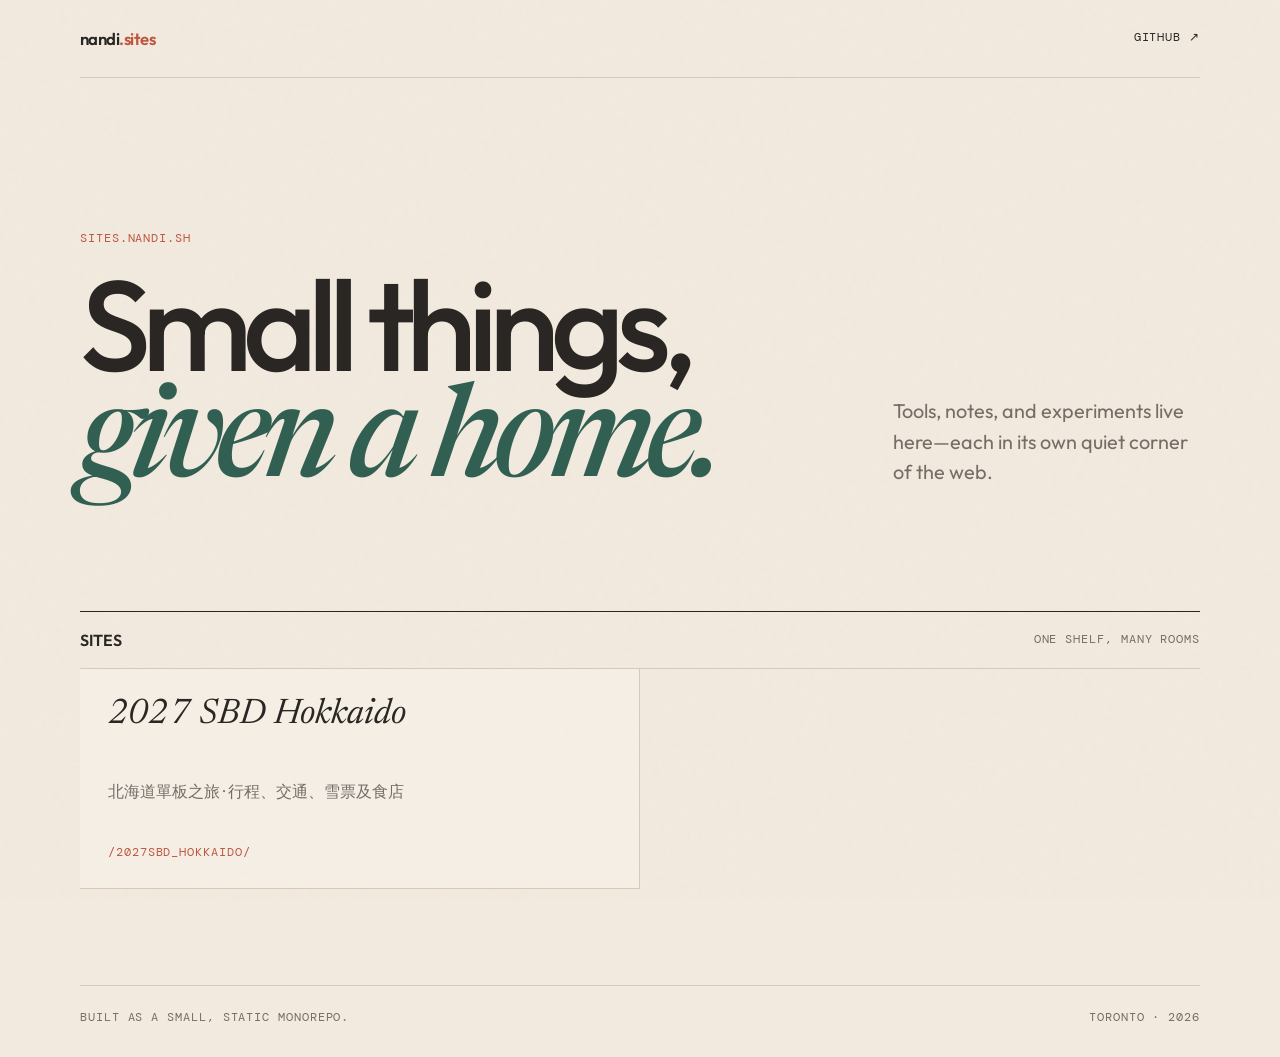
<file: index.html>
<!doctype html>
<html lang="en">
  <head>
    <meta charset="utf-8">
    <meta name="viewport" content="width=device-width, initial-scale=1">
    <meta name="description" content="Small tools, notes, and experiments by Nandi.">
    <meta name="theme-color" content="#f2eadf">
    <title>nandi's sites</title>
    <link rel="stylesheet" href="/styles.css">
  </head>
  <body>
    <div class="page-shell">
      <header class="masthead">
        <a class="wordmark" href="/" aria-label="nandi's sites home">nandi<span>.sites</span></a>
        <a class="github-link" href="https://github.com/nandiheath">GitHub <span aria-hidden="true">↗</span></a>
      </header>

      <main>
        <section class="hero" aria-labelledby="hero-title">
          <p class="eyebrow">sites.nandi.sh</p>
          <h1 id="hero-title">Small things,<br><em>given a home.</em></h1>
          <p class="intro">Tools, notes, and experiments live here—each in its own quiet corner of the web.</p>
        </section>

        <section class="collection" aria-labelledby="collection-title">
          <div class="section-heading">
            <h2 id="collection-title">Sites</h2>
            <span>one shelf, many rooms</span>
          </div>
          <div class="site-grid">
            <a class="site-card" href="/2027sbd_hokkaido/"><span class="site-title">2027 SBD Hokkaido</span><span class="site-description">北海道單板之旅 · 行程、交通、雪票及食店</span><span class="site-path">/2027sbd_hokkaido/</span></a>
          </div>
        </section>
      </main>

      <footer>
        <span>Built as a small, static monorepo.</span>
        <span>Toronto · <span id="year">2026</span></span>
      </footer>
    </div>
  </body>
</html>
</file>
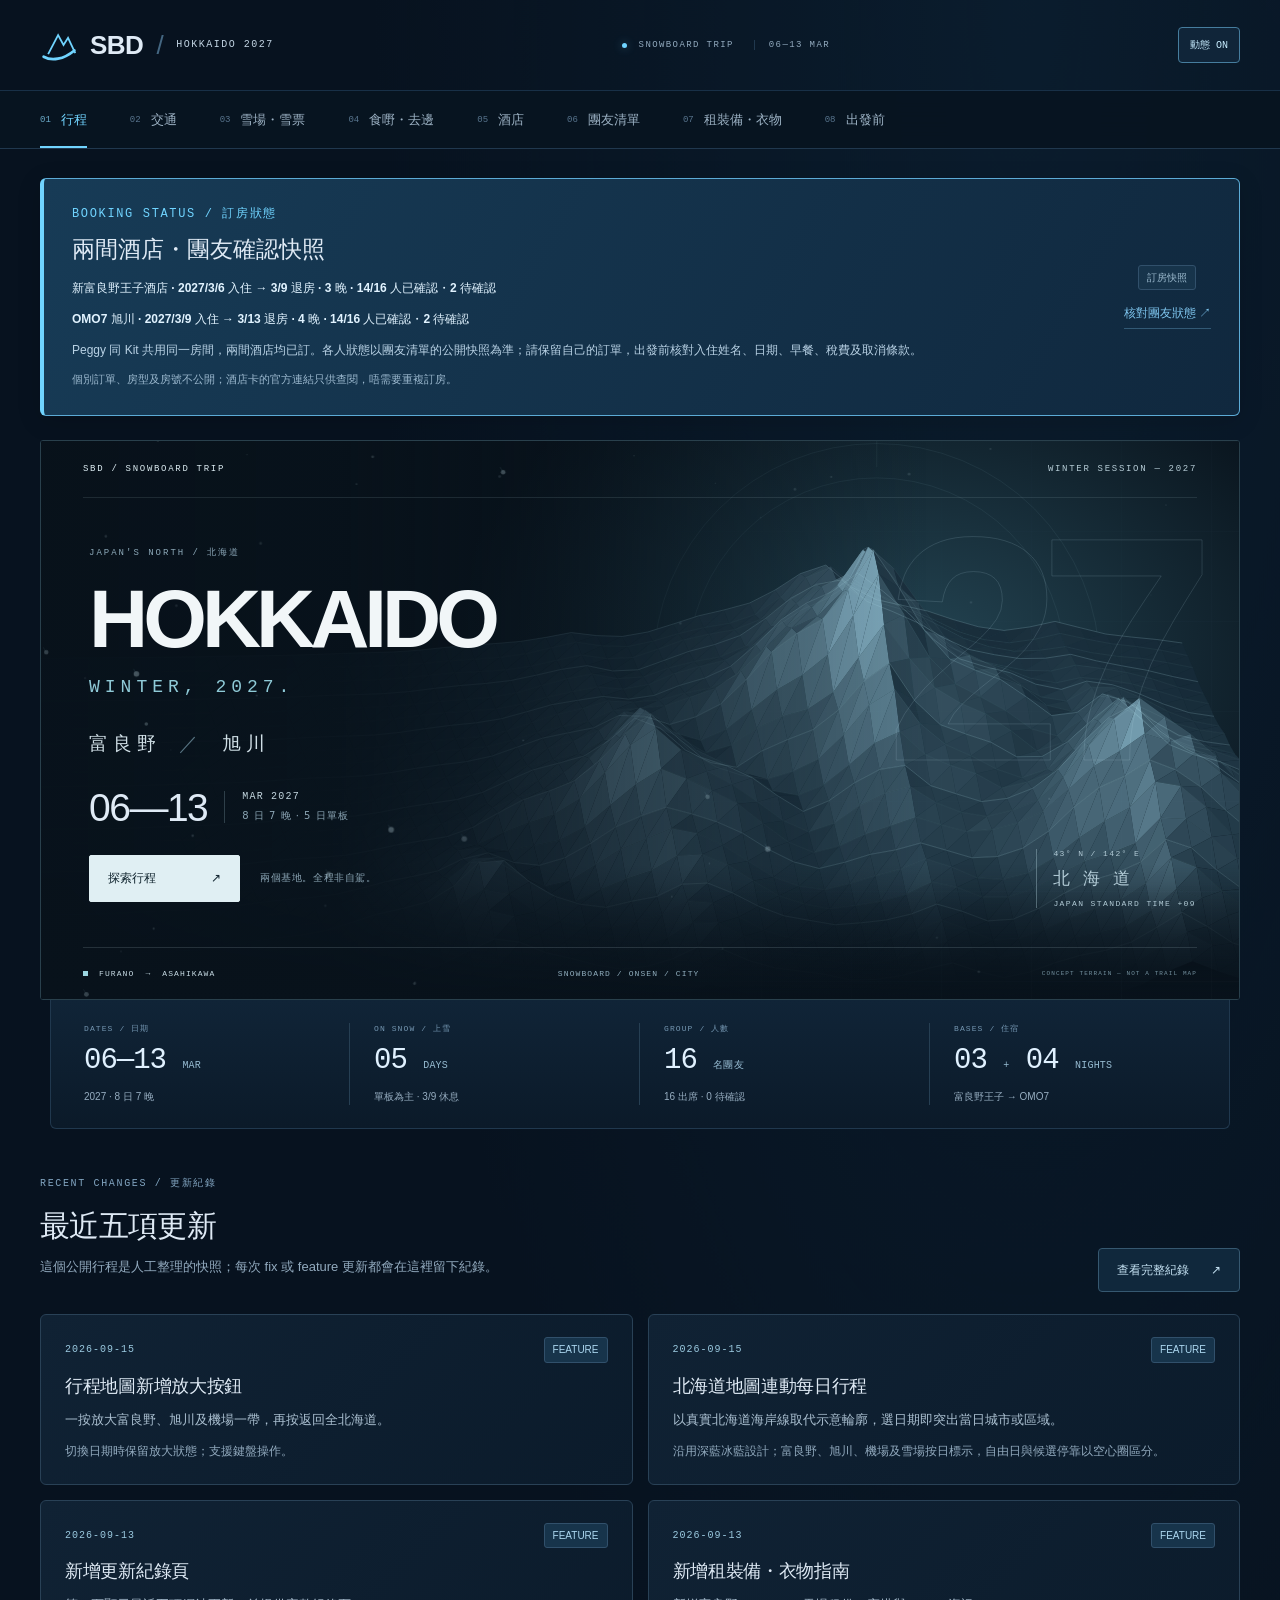
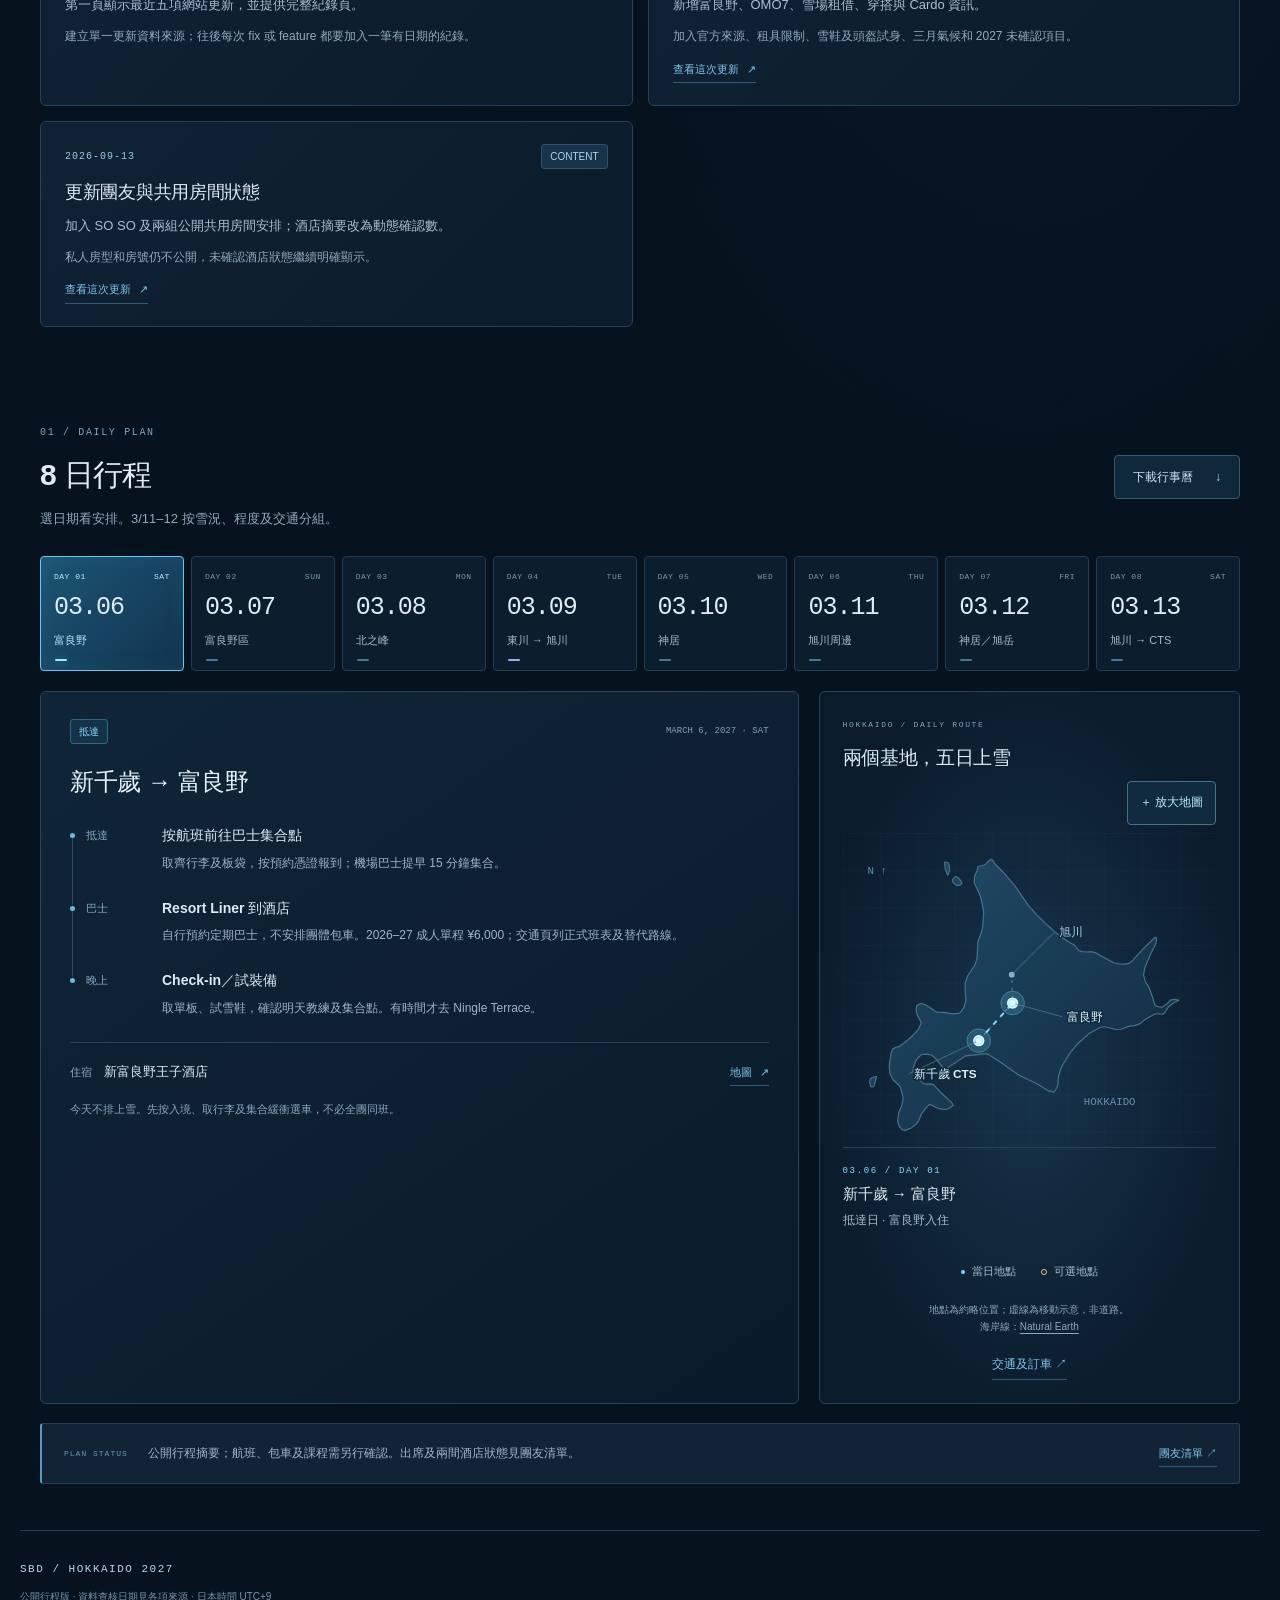
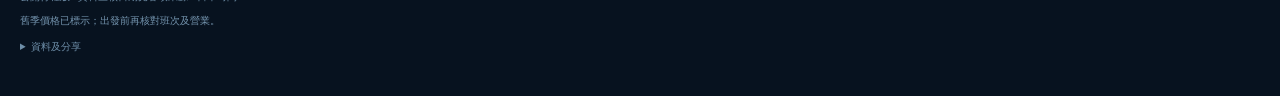
<file: 2027sbd_hokkaido/index.html>
<!doctype html>
<html lang="zh-HK">
  <head>
    <meta charset="UTF-8" />
    <meta name="viewport" content="width=device-width, initial-scale=1" />
    <meta name="theme-color" content="#07121f" />
    <meta name="robots" content="noindex, nofollow" />
    <meta name="description" content="2027 SBD 北海道單板之旅：富良野、旭川。行程、交通、雪票、住宿及食店。" />
    <link rel="icon" href="/2027sbd_hokkaido/assets/95ca69a62cc42fc153eda14a5cb96b2e90a9f8f5d293556327baf49028c04c0c/alpine.svg" type="image/svg+xml" />
    <link rel="stylesheet" href="/2027sbd_hokkaido/assets/95ca69a62cc42fc153eda14a5cb96b2e90a9f8f5d293556327baf49028c04c0c/vendor/leaflet/leaflet.css" />
    <link rel="stylesheet" href="/2027sbd_hokkaido/assets/95ca69a62cc42fc153eda14a5cb96b2e90a9f8f5d293556327baf49028c04c0c/venue-map.css" />
    <link rel="stylesheet" href="/2027sbd_hokkaido/assets/95ca69a62cc42fc153eda14a5cb96b2e90a9f8f5d293556327baf49028c04c0c/style.css" />
    <title>2027 SBD Hokkaido — Snowboard Trip</title>
  </head>
  <body>
    <div id="app"></div>
    <noscript>請啟用 JavaScript 查看公開行程摘要。</noscript>
    <script type="module" src="/2027sbd_hokkaido/assets/95ca69a62cc42fc153eda14a5cb96b2e90a9f8f5d293556327baf49028c04c0c/js/main.js"></script>
  </body>
</html>
</file>
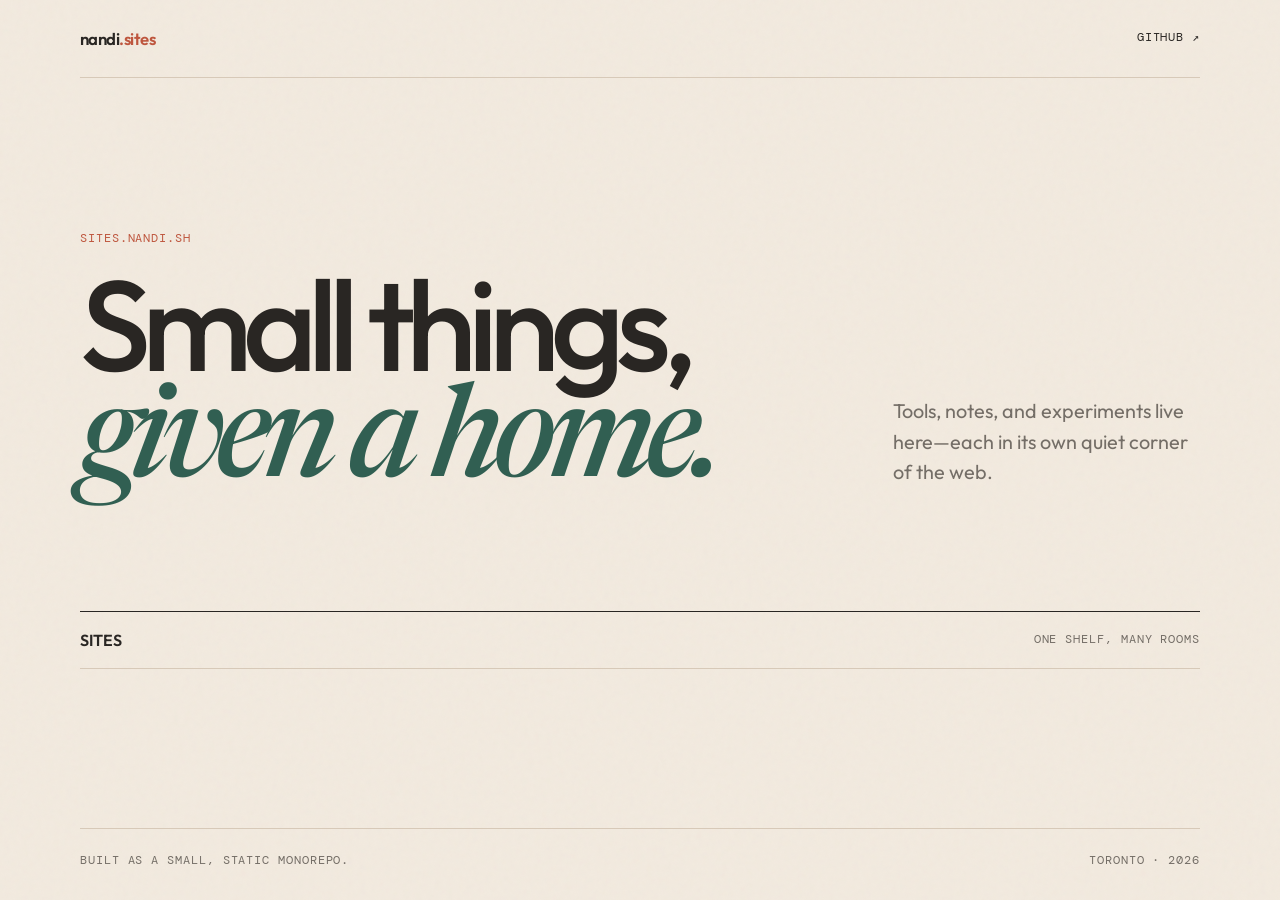
<file: sites/home/public/index.html>
<!doctype html>
<html lang="en">
  <head>
    <meta charset="utf-8">
    <meta name="viewport" content="width=device-width, initial-scale=1">
    <meta name="description" content="Small tools, notes, and experiments by Nandi.">
    <meta name="theme-color" content="#f2eadf">
    <title>nandi's sites</title>
    <link rel="stylesheet" href="/styles.css">
  </head>
  <body>
    <div class="page-shell">
      <header class="masthead">
        <a class="wordmark" href="/" aria-label="nandi's sites home">nandi<span>.sites</span></a>
        <a class="github-link" href="https://github.com/nandiheath">GitHub <span aria-hidden="true">↗</span></a>
      </header>

      <main>
        <section class="hero" aria-labelledby="hero-title">
          <p class="eyebrow">sites.nandi.sh</p>
          <h1 id="hero-title">Small things,<br><em>given a home.</em></h1>
          <p class="intro">Tools, notes, and experiments live here—each in its own quiet corner of the web.</p>
        </section>

        <section class="collection" aria-labelledby="collection-title">
          <div class="section-heading">
            <h2 id="collection-title">Sites</h2>
            <span>one shelf, many rooms</span>
          </div>
          <div class="site-grid">
            <!-- SITE_LIST -->
          </div>
        </section>
      </main>

      <footer>
        <span>Built as a small, static monorepo.</span>
        <span>Toronto · <span id="year">2026</span></span>
      </footer>
    </div>
  </body>
</html>
</file>
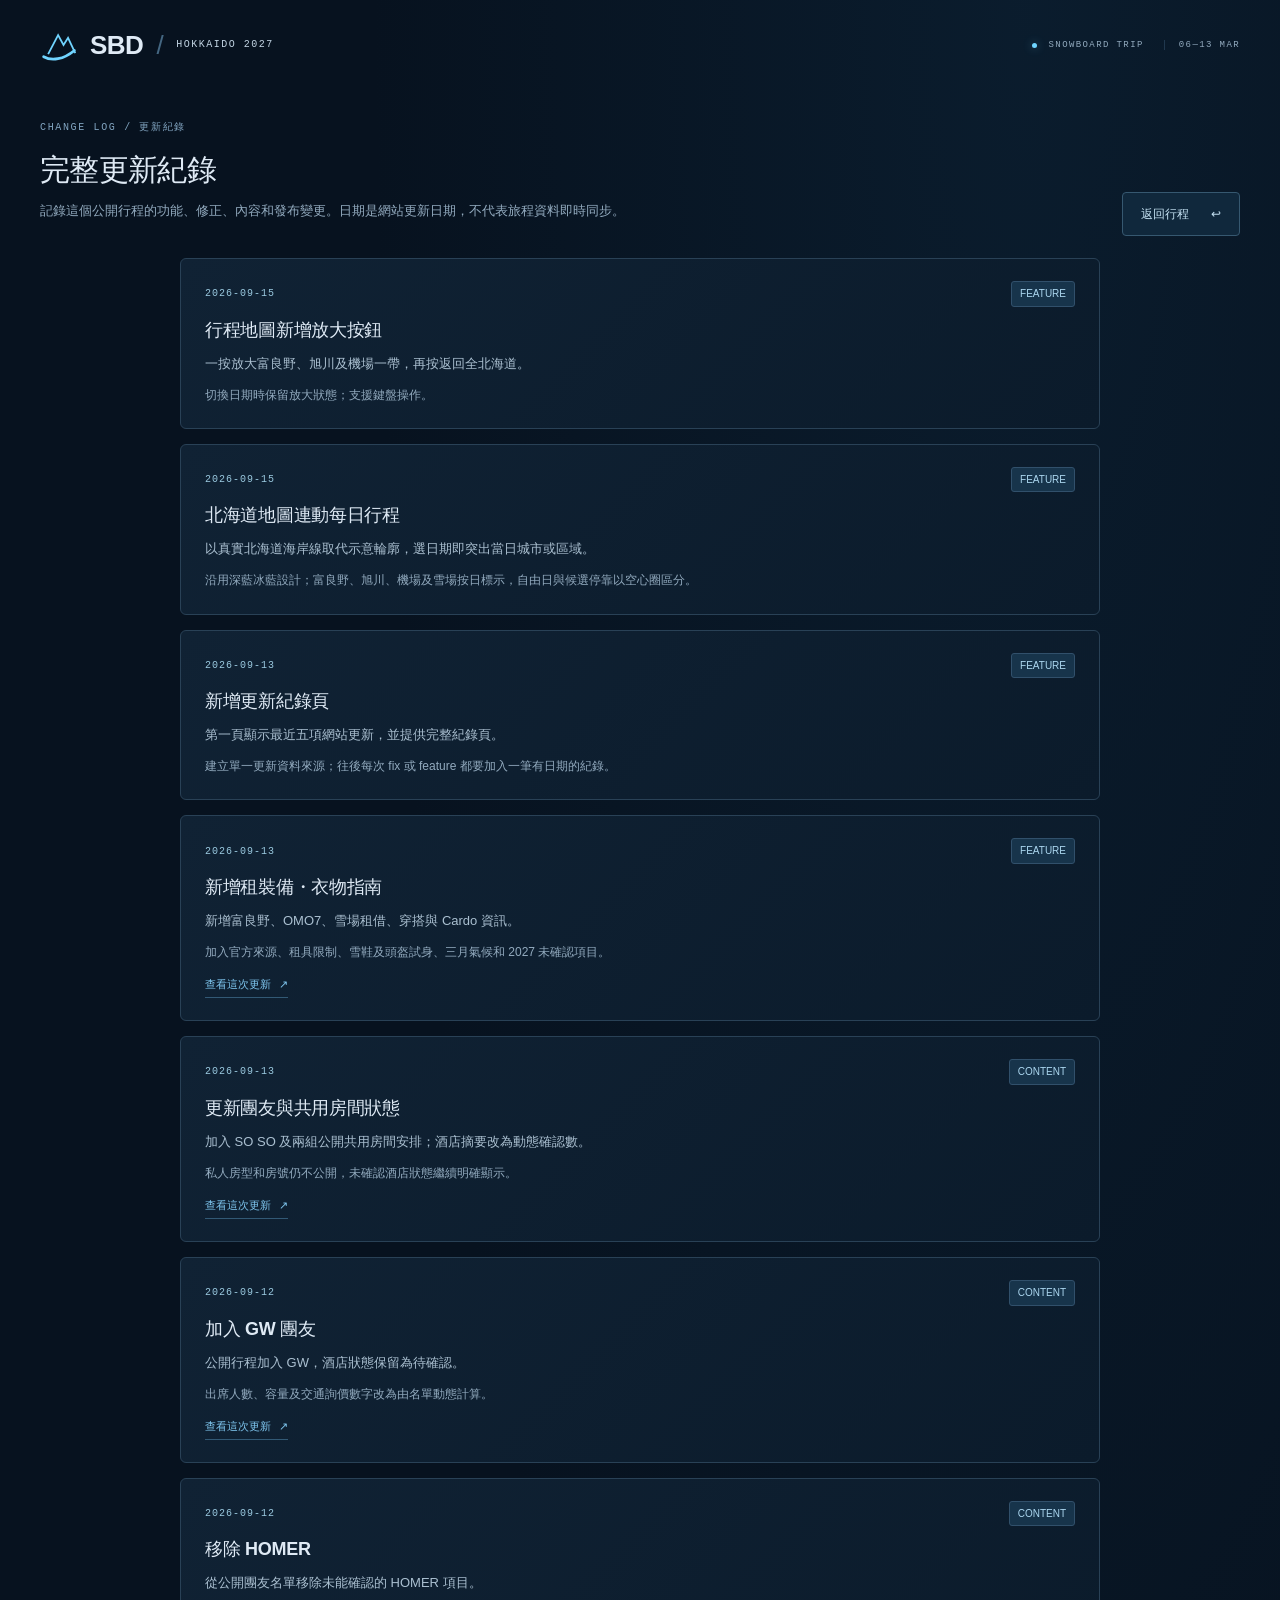
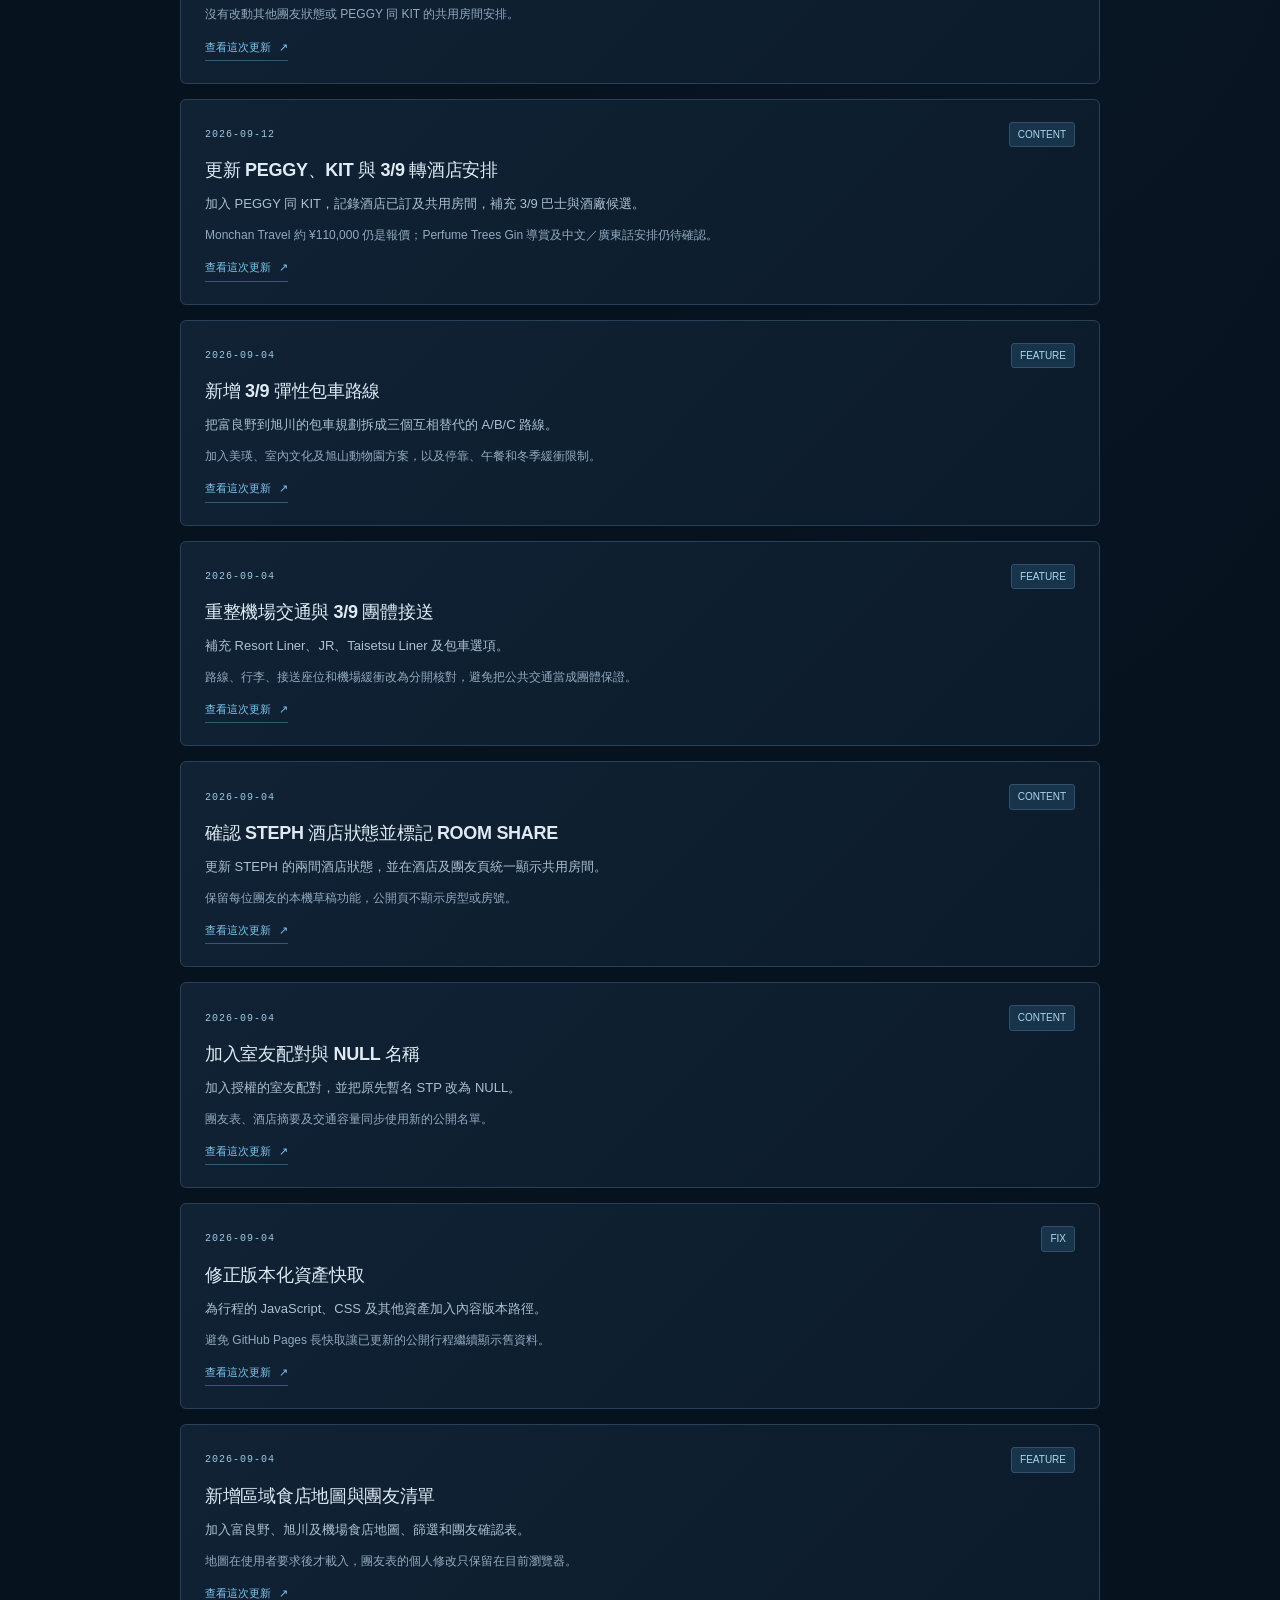
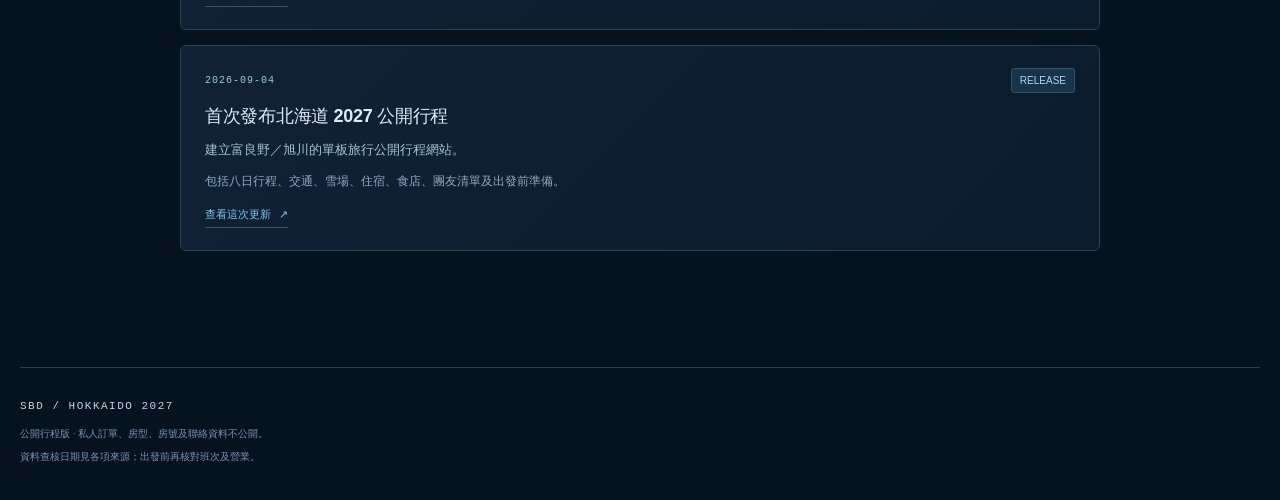
<file: 2027sbd_hokkaido/changelog.html>
<!doctype html>
<html lang="zh-HK">
  <head>
    <meta charset="UTF-8" />
    <meta name="viewport" content="width=device-width, initial-scale=1" />
    <meta name="theme-color" content="#07121f" />
    <meta name="robots" content="noindex, nofollow" />
    <meta name="description" content="2027 SBD 北海道單板之旅的完整更新紀錄。" />
    <link rel="icon" href="/2027sbd_hokkaido/assets/95ca69a62cc42fc153eda14a5cb96b2e90a9f8f5d293556327baf49028c04c0c/alpine.svg" type="image/svg+xml" />
    <link rel="stylesheet" href="/2027sbd_hokkaido/assets/95ca69a62cc42fc153eda14a5cb96b2e90a9f8f5d293556327baf49028c04c0c/style.css" />
    <title>更新紀錄 · 2027 SBD Hokkaido</title>
  </head>
  <body class="changelog-page">
    <a class="skip-link" href="#main">跳至內容</a>
    <header class="site-header"><a href="./" class="brand"><svg viewBox="0 0 42 42" aria-hidden="true" fill="none"><path d="M9 31 20 10l6 11 5-8 8 17" stroke="currentColor" stroke-width="2"/><path d="M4 34c9 5 22 3 34-7" stroke="currentColor" stroke-width="3" stroke-linecap="round"/></svg><span>SBD<span class="brand-rule">/</span><small>HOKKAIDO 2027</small></span></a><div class="header-meta"><span class="status-dot"></span>SNOWBOARD TRIP<span>06—13 MAR</span></div></header>
    <main id="main" tabindex="-1">
      <div class="changelog-heading"><div><p class="eyebrow">CHANGE LOG / 更新紀錄</p><h1 class="section-title">完整更新紀錄</h1><p class="muted">記錄這個公開行程的功能、修正、內容和發布變更。日期是網站更新日期，不代表旅程資料即時同步。</p></div><a class="button secondary" href="./">返回行程 <span aria-hidden="true">↩</span></a></div>
      <div id="changelog-app"></div>
    </main>
    <footer class="site-footer"><a href="./" class="footer-brand">SBD / HOKKAIDO 2027</a><p>公開行程版 · 私人訂單、房型、房號及聯絡資料不公開。</p><p>資料查核日期見各項來源；出發前再核對班次及營業。</p></footer>
    <script type="module" src="/2027sbd_hokkaido/assets/95ca69a62cc42fc153eda14a5cb96b2e90a9f8f5d293556327baf49028c04c0c/js/changelog-page.js"></script>
  </body>
</html>
</file>
<file: styles.css>
@import url("https://fonts.googleapis.com/css2?family=DM+Mono:wght@400;500&family=Newsreader:ital,opsz,wght@1,6..72,500&family=Outfit:wght@400;500;600&display=swap");

:root {
  color-scheme: light;
  --ink: #292623;
  --muted: #746e67;
  --paper: #f2eadf;
  --cream: #fbf7f1;
  --line: #d7c9b8;
  --accent: #be563e;
  --green: #315f52;
  font-family: "Outfit", sans-serif;
  background: var(--paper);
  color: var(--ink);
}

* {
  box-sizing: border-box;
}

html {
  min-width: 320px;
  background:
    radial-gradient(circle at 85% 8%, rgb(190 86 62 / 9%), transparent 28rem),
    var(--paper);
}

body {
  margin: 0;
  min-height: 100vh;
}

body::before {
  position: fixed;
  inset: 0;
  pointer-events: none;
  content: "";
  opacity: 0.18;
  background-image: url("data:image/svg+xml,%3Csvg viewBox='0 0 160 160' xmlns='http://www.w3.org/2000/svg'%3E%3Cfilter id='n'%3E%3CfeTurbulence type='fractalNoise' baseFrequency='.9' numOctaves='4' stitchTiles='stitch'/%3E%3C/filter%3E%3Crect width='100%25' height='100%25' filter='url(%23n)' opacity='.16'/%3E%3C/svg%3E");
}

.page-shell {
  position: relative;
  display: flex;
  flex-direction: column;
  width: min(100% - 40px, 1120px);
  min-height: 100vh;
  margin: 0 auto;
}

.masthead,
footer,
.section-heading {
  display: flex;
  align-items: center;
  justify-content: space-between;
}

.masthead {
  padding: 28px 0;
  border-bottom: 1px solid var(--line);
}

.wordmark,
.github-link,
.site-card {
  color: inherit;
  text-decoration: none;
}

.wordmark {
  font-size: 1.05rem;
  font-weight: 600;
  letter-spacing: -0.03em;
}

.wordmark span {
  color: var(--accent);
}

.github-link,
.eyebrow,
.section-heading span,
.site-path,
footer {
  font-family: "DM Mono", monospace;
  font-size: 0.72rem;
  letter-spacing: 0.08em;
  text-transform: uppercase;
}

.github-link {
  padding-bottom: 2px;
  border-bottom: 1px solid transparent;
}

.github-link:hover,
.github-link:focus-visible {
  border-color: var(--ink);
}

main {
  flex: 1;
}

.hero {
  display: grid;
  grid-template-columns: minmax(0, 1fr) minmax(16rem, 0.4fr);
  gap: 44px;
  align-items: end;
  padding: clamp(72px, 12vw, 150px) 0 clamp(64px, 9vw, 112px);
}

.eyebrow {
  grid-column: 1 / -1;
  margin: 0 0 -18px;
  color: var(--accent);
}

h1 {
  margin: 0;
  max-width: 850px;
  font-size: clamp(3.7rem, 10vw, 8.4rem);
  font-weight: 500;
  letter-spacing: -0.07em;
  line-height: 0.82;
}

h1 em {
  font-family: "Newsreader", serif;
  font-weight: 500;
  color: var(--green);
}

.intro {
  margin: 0 0 0.55em;
  max-width: 27rem;
  color: var(--muted);
  font-size: clamp(1rem, 1.7vw, 1.24rem);
  line-height: 1.55;
}

.collection {
  padding: 0 0 96px;
}

.section-heading {
  padding: 18px 0;
  border-top: 1px solid var(--ink);
}

.section-heading h2 {
  margin: 0;
  font-size: 1rem;
  font-weight: 600;
  text-transform: uppercase;
}

.section-heading span {
  color: var(--muted);
}

.site-grid {
  display: grid;
  grid-template-columns: repeat(2, minmax(0, 1fr));
  border-top: 1px solid var(--line);
}

.site-card {
  display: grid;
  min-height: 220px;
  padding: 28px;
  border-right: 1px solid var(--line);
  border-bottom: 1px solid var(--line);
  background: rgb(251 247 241 / 38%);
  transition: background 160ms ease, transform 160ms ease;
}

.site-card:nth-child(2n) {
  border-right: 0;
}

.site-card:hover,
.site-card:focus-visible {
  z-index: 1;
  background: var(--cream);
  outline: 1px solid var(--ink);
  transform: translateY(-2px);
}

.site-title {
  align-self: start;
  font-family: "Newsreader", serif;
  font-size: 2.2rem;
  font-style: italic;
}

.site-description {
  align-self: end;
  max-width: 28rem;
  color: var(--muted);
  line-height: 1.5;
}

.site-path {
  align-self: end;
  margin-top: 18px;
  color: var(--accent);
}

.empty-state {
  grid-column: 1 / -1;
  margin: 0;
  padding: 58px 0;
  color: var(--muted);
  font-family: "Newsreader", serif;
  font-size: 1.6rem;
  font-style: italic;
  border-bottom: 1px solid var(--line);
}

footer {
  padding: 24px 0 32px;
  color: var(--muted);
  border-top: 1px solid var(--line);
}

@media (max-width: 720px) {
  .page-shell {
    width: min(100% - 28px, 1120px);
  }

  .hero {
    grid-template-columns: 1fr;
    gap: 34px;
  }

  .eyebrow {
    margin-bottom: -10px;
  }

  h1 {
    font-size: clamp(3rem, 13.5vw, 4rem);
  }

  .site-grid {
    grid-template-columns: 1fr;
  }

  .site-card {
    border-right: 0;
  }

  footer {
    align-items: flex-start;
    gap: 14px;
    flex-direction: column;
  }
}

@media (prefers-reduced-motion: reduce) {
  .site-card {
    transition: none;
  }
}
</file>
<file: 2027sbd_hokkaido/assets/95ca69a62cc42fc153eda14a5cb96b2e90a9f8f5d293556327baf49028c04c0c/vendor/leaflet/leaflet.css>
/* required styles */

.leaflet-pane,
.leaflet-tile,
.leaflet-marker-icon,
.leaflet-marker-shadow,
.leaflet-tile-container,
.leaflet-pane > svg,
.leaflet-pane > canvas,
.leaflet-zoom-box,
.leaflet-image-layer,
.leaflet-layer {
	position: absolute;
	left: 0;
	top: 0;
	}
.leaflet-container {
	overflow: hidden;
	}
.leaflet-tile,
.leaflet-marker-icon,
.leaflet-marker-shadow {
	-webkit-user-select: none;
	   -moz-user-select: none;
	        user-select: none;
	  -webkit-user-drag: none;
	}
/* Prevents IE11 from highlighting tiles in blue */
.leaflet-tile::selection {
	background: transparent;
}
/* Safari renders non-retina tile on retina better with this, but Chrome is worse */
.leaflet-safari .leaflet-tile {
	image-rendering: -webkit-optimize-contrast;
	}
/* hack that prevents hw layers "stretching" when loading new tiles */
.leaflet-safari .leaflet-tile-container {
	width: 1600px;
	height: 1600px;
	-webkit-transform-origin: 0 0;
	}
.leaflet-marker-icon,
.leaflet-marker-shadow {
	display: block;
	}
/* .leaflet-container svg: reset svg max-width decleration shipped in Joomla! (joomla.org) 3.x */
/* .leaflet-container img: map is broken in FF if you have max-width: 100% on tiles */
.leaflet-container .leaflet-overlay-pane svg {
	max-width: none !important;
	max-height: none !important;
	}
.leaflet-container .leaflet-marker-pane img,
.leaflet-container .leaflet-shadow-pane img,
.leaflet-container .leaflet-tile-pane img,
.leaflet-container img.leaflet-image-layer,
.leaflet-container .leaflet-tile {
	max-width: none !important;
	max-height: none !important;
	width: auto;
	padding: 0;
	}

.leaflet-container img.leaflet-tile {
	/* See: https://bugs.chromium.org/p/chromium/issues/detail?id=600120 */
	mix-blend-mode: plus-lighter;
}

.leaflet-container.leaflet-touch-zoom {
	-ms-touch-action: pan-x pan-y;
	touch-action: pan-x pan-y;
	}
.leaflet-container.leaflet-touch-drag {
	-ms-touch-action: pinch-zoom;
	/* Fallback for FF which doesn't support pinch-zoom */
	touch-action: none;
	touch-action: pinch-zoom;
}
.leaflet-container.leaflet-touch-drag.leaflet-touch-zoom {
	-ms-touch-action: none;
	touch-action: none;
}
.leaflet-container {
	-webkit-tap-highlight-color: transparent;
}
.leaflet-container a {
	-webkit-tap-highlight-color: rgba(51, 181, 229, 0.4);
}
.leaflet-tile {
	filter: inherit;
	visibility: hidden;
	}
.leaflet-tile-loaded {
	visibility: inherit;
	}
.leaflet-zoom-box {
	width: 0;
	height: 0;
	-moz-box-sizing: border-box;
	     box-sizing: border-box;
	z-index: 800;
	}
/* workaround for https://bugzilla.mozilla.org/show_bug.cgi?id=888319 */
.leaflet-overlay-pane svg {
	-moz-user-select: none;
	}

.leaflet-pane         { z-index: 400; }

.leaflet-tile-pane    { z-index: 200; }
.leaflet-overlay-pane { z-index: 400; }
.leaflet-shadow-pane  { z-index: 500; }
.leaflet-marker-pane  { z-index: 600; }
.leaflet-tooltip-pane   { z-index: 650; }
.leaflet-popup-pane   { z-index: 700; }

.leaflet-map-pane canvas { z-index: 100; }
.leaflet-map-pane svg    { z-index: 200; }

.leaflet-vml-shape {
	width: 1px;
	height: 1px;
	}
.lvml {
	behavior: url(#default#VML);
	display: inline-block;
	position: absolute;
	}


/* control positioning */

.leaflet-control {
	position: relative;
	z-index: 800;
	pointer-events: visiblePainted; /* IE 9-10 doesn't have auto */
	pointer-events: auto;
	}
.leaflet-top,
.leaflet-bottom {
	position: absolute;
	z-index: 1000;
	pointer-events: none;
	}
.leaflet-top {
	top: 0;
	}
.leaflet-right {
	right: 0;
	}
.leaflet-bottom {
	bottom: 0;
	}
.leaflet-left {
	left: 0;
	}
.leaflet-control {
	float: left;
	clear: both;
	}
.leaflet-right .leaflet-control {
	float: right;
	}
.leaflet-top .leaflet-control {
	margin-top: 10px;
	}
.leaflet-bottom .leaflet-control {
	margin-bottom: 10px;
	}
.leaflet-left .leaflet-control {
	margin-left: 10px;
	}
.leaflet-right .leaflet-control {
	margin-right: 10px;
	}


/* zoom and fade animations */

.leaflet-fade-anim .leaflet-popup {
	opacity: 0;
	-webkit-transition: opacity 0.2s linear;
	   -moz-transition: opacity 0.2s linear;
	        transition: opacity 0.2s linear;
	}
.leaflet-fade-anim .leaflet-map-pane .leaflet-popup {
	opacity: 1;
	}
.leaflet-zoom-animated {
	-webkit-transform-origin: 0 0;
	    -ms-transform-origin: 0 0;
	        transform-origin: 0 0;
	}
svg.leaflet-zoom-animated {
	will-change: transform;
}

.leaflet-zoom-anim .leaflet-zoom-animated {
	-webkit-transition: -webkit-transform 0.25s cubic-bezier(0,0,0.25,1);
	   -moz-transition:    -moz-transform 0.25s cubic-bezier(0,0,0.25,1);
	        transition:         transform 0.25s cubic-bezier(0,0,0.25,1);
	}
.leaflet-zoom-anim .leaflet-tile,
.leaflet-pan-anim .leaflet-tile {
	-webkit-transition: none;
	   -moz-transition: none;
	        transition: none;
	}

.leaflet-zoom-anim .leaflet-zoom-hide {
	visibility: hidden;
	}


/* cursors */

.leaflet-interactive {
	cursor: pointer;
	}
.leaflet-grab {
	cursor: -webkit-grab;
	cursor:    -moz-grab;
	cursor:         grab;
	}
.leaflet-crosshair,
.leaflet-crosshair .leaflet-interactive {
	cursor: crosshair;
	}
.leaflet-popup-pane,
.leaflet-control {
	cursor: auto;
	}
.leaflet-dragging .leaflet-grab,
.leaflet-dragging .leaflet-grab .leaflet-interactive,
.leaflet-dragging .leaflet-marker-draggable {
	cursor: move;
	cursor: -webkit-grabbing;
	cursor:    -moz-grabbing;
	cursor:         grabbing;
	}

/* marker & overlays interactivity */
.leaflet-marker-icon,
.leaflet-marker-shadow,
.leaflet-image-layer,
.leaflet-pane > svg path,
.leaflet-tile-container {
	pointer-events: none;
	}

.leaflet-marker-icon.leaflet-interactive,
.leaflet-image-layer.leaflet-interactive,
.leaflet-pane > svg path.leaflet-interactive,
svg.leaflet-image-layer.leaflet-interactive path {
	pointer-events: visiblePainted; /* IE 9-10 doesn't have auto */
	pointer-events: auto;
	}

/* visual tweaks */

.leaflet-container {
	background: #ddd;
	outline-offset: 1px;
	}
.leaflet-container a {
	color: #0078A8;
	}
.leaflet-zoom-box {
	border: 2px dotted #38f;
	background: rgba(255,255,255,0.5);
	}


/* general typography */
.leaflet-container {
	font-family: "Helvetica Neue", Arial, Helvetica, sans-serif;
	font-size: 12px;
	font-size: 0.75rem;
	line-height: 1.5;
	}


/* general toolbar styles */

.leaflet-bar {
	box-shadow: 0 1px 5px rgba(0,0,0,0.65);
	border-radius: 4px;
	}
.leaflet-bar a {
	background-color: #fff;
	border-bottom: 1px solid #ccc;
	width: 26px;
	height: 26px;
	line-height: 26px;
	display: block;
	text-align: center;
	text-decoration: none;
	color: black;
	}
.leaflet-bar a,
.leaflet-control-layers-toggle {
	background-position: 50% 50%;
	background-repeat: no-repeat;
	display: block;
	}
.leaflet-bar a:hover,
.leaflet-bar a:focus {
	background-color: #f4f4f4;
	}
.leaflet-bar a:first-child {
	border-top-left-radius: 4px;
	border-top-right-radius: 4px;
	}
.leaflet-bar a:last-child {
	border-bottom-left-radius: 4px;
	border-bottom-right-radius: 4px;
	border-bottom: none;
	}
.leaflet-bar a.leaflet-disabled {
	cursor: default;
	background-color: #f4f4f4;
	color: #bbb;
	}

.leaflet-touch .leaflet-bar a {
	width: 30px;
	height: 30px;
	line-height: 30px;
	}
.leaflet-touch .leaflet-bar a:first-child {
	border-top-left-radius: 2px;
	border-top-right-radius: 2px;
	}
.leaflet-touch .leaflet-bar a:last-child {
	border-bottom-left-radius: 2px;
	border-bottom-right-radius: 2px;
	}

/* zoom control */

.leaflet-control-zoom-in,
.leaflet-control-zoom-out {
	font: bold 18px 'Lucida Console', Monaco, monospace;
	text-indent: 1px;
	}

.leaflet-touch .leaflet-control-zoom-in, .leaflet-touch .leaflet-control-zoom-out  {
	font-size: 22px;
	}


/* layers control */

.leaflet-control-layers {
	box-shadow: 0 1px 5px rgba(0,0,0,0.4);
	background: #fff;
	border-radius: 5px;
	}
.leaflet-control-layers-toggle {
	background-image: url(images/layers.png);
	width: 36px;
	height: 36px;
	}
.leaflet-retina .leaflet-control-layers-toggle {
	background-image: url(images/layers-2x.png);
	background-size: 26px 26px;
	}
.leaflet-touch .leaflet-control-layers-toggle {
	width: 44px;
	height: 44px;
	}
.leaflet-control-layers .leaflet-control-layers-list,
.leaflet-control-layers-expanded .leaflet-control-layers-toggle {
	display: none;
	}
.leaflet-control-layers-expanded .leaflet-control-layers-list {
	display: block;
	position: relative;
	}
.leaflet-control-layers-expanded {
	padding: 6px 10px 6px 6px;
	color: #333;
	background: #fff;
	}
.leaflet-control-layers-scrollbar {
	overflow-y: scroll;
	overflow-x: hidden;
	padding-right: 5px;
	}
.leaflet-control-layers-selector {
	margin-top: 2px;
	position: relative;
	top: 1px;
	}
.leaflet-control-layers label {
	display: block;
	font-size: 13px;
	font-size: 1.08333em;
	}
.leaflet-control-layers-separator {
	height: 0;
	border-top: 1px solid #ddd;
	margin: 5px -10px 5px -6px;
	}

/* Default icon URLs */
.leaflet-default-icon-path { /* used only in path-guessing heuristic, see L.Icon.Default */
	background-image: url(images/marker-icon.png);
	}


/* attribution and scale controls */

.leaflet-container .leaflet-control-attribution {
	background: #fff;
	background: rgba(255, 255, 255, 0.8);
	margin: 0;
	}
.leaflet-control-attribution,
.leaflet-control-scale-line {
	padding: 0 5px;
	color: #333;
	line-height: 1.4;
	}
.leaflet-control-attribution a {
	text-decoration: none;
	}
.leaflet-control-attribution a:hover,
.leaflet-control-attribution a:focus {
	text-decoration: underline;
	}
.leaflet-attribution-flag {
	display: inline !important;
	vertical-align: baseline !important;
	width: 1em;
	height: 0.6669em;
	}
.leaflet-left .leaflet-control-scale {
	margin-left: 5px;
	}
.leaflet-bottom .leaflet-control-scale {
	margin-bottom: 5px;
	}
.leaflet-control-scale-line {
	border: 2px solid #777;
	border-top: none;
	line-height: 1.1;
	padding: 2px 5px 1px;
	white-space: nowrap;
	-moz-box-sizing: border-box;
	     box-sizing: border-box;
	background: rgba(255, 255, 255, 0.8);
	text-shadow: 1px 1px #fff;
	}
.leaflet-control-scale-line:not(:first-child) {
	border-top: 2px solid #777;
	border-bottom: none;
	margin-top: -2px;
	}
.leaflet-control-scale-line:not(:first-child):not(:last-child) {
	border-bottom: 2px solid #777;
	}

.leaflet-touch .leaflet-control-attribution,
.leaflet-touch .leaflet-control-layers,
.leaflet-touch .leaflet-bar {
	box-shadow: none;
	}
.leaflet-touch .leaflet-control-layers,
.leaflet-touch .leaflet-bar {
	border: 2px solid rgba(0,0,0,0.2);
	background-clip: padding-box;
	}


/* popup */

.leaflet-popup {
	position: absolute;
	text-align: center;
	margin-bottom: 20px;
	}
.leaflet-popup-content-wrapper {
	padding: 1px;
	text-align: left;
	border-radius: 12px;
	}
.leaflet-popup-content {
	margin: 13px 24px 13px 20px;
	line-height: 1.3;
	font-size: 13px;
	font-size: 1.08333em;
	min-height: 1px;
	}
.leaflet-popup-content p {
	margin: 17px 0;
	margin: 1.3em 0;
	}
.leaflet-popup-tip-container {
	width: 40px;
	height: 20px;
	position: absolute;
	left: 50%;
	margin-top: -1px;
	margin-left: -20px;
	overflow: hidden;
	pointer-events: none;
	}
.leaflet-popup-tip {
	width: 17px;
	height: 17px;
	padding: 1px;

	margin: -10px auto 0;
	pointer-events: auto;

	-webkit-transform: rotate(45deg);
	   -moz-transform: rotate(45deg);
	    -ms-transform: rotate(45deg);
	        transform: rotate(45deg);
	}
.leaflet-popup-content-wrapper,
.leaflet-popup-tip {
	background: white;
	color: #333;
	box-shadow: 0 3px 14px rgba(0,0,0,0.4);
	}
.leaflet-container a.leaflet-popup-close-button {
	position: absolute;
	top: 0;
	right: 0;
	border: none;
	text-align: center;
	width: 24px;
	height: 24px;
	font: 16px/24px Tahoma, Verdana, sans-serif;
	color: #757575;
	text-decoration: none;
	background: transparent;
	}
.leaflet-container a.leaflet-popup-close-button:hover,
.leaflet-container a.leaflet-popup-close-button:focus {
	color: #585858;
	}
.leaflet-popup-scrolled {
	overflow: auto;
	}

.leaflet-oldie .leaflet-popup-content-wrapper {
	-ms-zoom: 1;
	}
.leaflet-oldie .leaflet-popup-tip {
	width: 24px;
	margin: 0 auto;

	-ms-filter: "progid:DXImageTransform.Microsoft.Matrix(M11=0.70710678, M12=0.70710678, M21=-0.70710678, M22=0.70710678)";
	filter: progid:DXImageTransform.Microsoft.Matrix(M11=0.70710678, M12=0.70710678, M21=-0.70710678, M22=0.70710678);
	}

.leaflet-oldie .leaflet-control-zoom,
.leaflet-oldie .leaflet-control-layers,
.leaflet-oldie .leaflet-popup-content-wrapper,
.leaflet-oldie .leaflet-popup-tip {
	border: 1px solid #999;
	}


/* div icon */

.leaflet-div-icon {
	background: #fff;
	border: 1px solid #666;
	}


/* Tooltip */
/* Base styles for the element that has a tooltip */
.leaflet-tooltip {
	position: absolute;
	padding: 6px;
	background-color: #fff;
	border: 1px solid #fff;
	border-radius: 3px;
	color: #222;
	white-space: nowrap;
	-webkit-user-select: none;
	-moz-user-select: none;
	-ms-user-select: none;
	user-select: none;
	pointer-events: none;
	box-shadow: 0 1px 3px rgba(0,0,0,0.4);
	}
.leaflet-tooltip.leaflet-interactive {
	cursor: pointer;
	pointer-events: auto;
	}
.leaflet-tooltip-top:before,
.leaflet-tooltip-bottom:before,
.leaflet-tooltip-left:before,
.leaflet-tooltip-right:before {
	position: absolute;
	pointer-events: none;
	border: 6px solid transparent;
	background: transparent;
	content: "";
	}

/* Directions */

.leaflet-tooltip-bottom {
	margin-top: 6px;
}
.leaflet-tooltip-top {
	margin-top: -6px;
}
.leaflet-tooltip-bottom:before,
.leaflet-tooltip-top:before {
	left: 50%;
	margin-left: -6px;
	}
.leaflet-tooltip-top:before {
	bottom: 0;
	margin-bottom: -12px;
	border-top-color: #fff;
	}
.leaflet-tooltip-bottom:before {
	top: 0;
	margin-top: -12px;
	margin-left: -6px;
	border-bottom-color: #fff;
	}
.leaflet-tooltip-left {
	margin-left: -6px;
}
.leaflet-tooltip-right {
	margin-left: 6px;
}
.leaflet-tooltip-left:before,
.leaflet-tooltip-right:before {
	top: 50%;
	margin-top: -6px;
	}
.leaflet-tooltip-left:before {
	right: 0;
	margin-right: -12px;
	border-left-color: #fff;
	}
.leaflet-tooltip-right:before {
	left: 0;
	margin-left: -12px;
	border-right-color: #fff;
	}

/* Printing */

@media print {
	/* Prevent printers from removing background-images of controls. */
	.leaflet-control {
		-webkit-print-color-adjust: exact;
		print-color-adjust: exact;
		}
	}
</file>
<file: 2027sbd_hokkaido/assets/95ca69a62cc42fc153eda14a5cb96b2e90a9f8f5d293556327baf49028c04c0c/venue-map.css>
.venue-map {
  min-width: 0;
  overflow: hidden;
  border: 1px solid #2c4961;
  border-radius: 7px;
  background: #0c1c2d;
  color: #dfeaf5;
  isolation: isolate;
}
.venue-map [hidden] { display: none !important; }
.venue-map-header {
  display: flex;
  align-items: center;
  justify-content: space-between;
  gap: 18px;
  padding: 21px 24px;
  border-bottom: 1px solid #2c4961;
  background: linear-gradient(115deg, #14334b, #0c1c2d);
}
.venue-map-eyebrow {
  margin: 0 0 6px;
  color: #87bdd9;
  font: 9px/1.5 var(--mono, monospace);
  letter-spacing: 1.6px;
}
.venue-map .venue-map-title {
  margin: 0;
  font-size: 17px;
  line-height: 1.6;
  letter-spacing: 0;
}
.venue-map-count {
  flex-shrink: 0;
  color: #b3d7ec;
  font-size: 11px;
  padding: 6px 9px;
  border: 1px solid #345771;
  border-radius: 3px;
}
.venue-map-stage { position: relative; background: #0b2032; }
.venue-map-placeholder {
  display: flex;
  flex-direction: column;
  align-items: flex-start;
  justify-content: center;
  min-height: 390px;
  padding: 40px max(24px, 6%);
  background: radial-gradient(ellipse at 100% 0, #1b496466, transparent 65%);
}
.venue-map-placeholder-label {
  color: #a6d8f0;
  border-left: 2px solid #70d4ff;
  padding-left: 10px;
  font-size: 11px;
  margin-bottom: 17px;
}
.venue-map-placeholder h4 { margin: 0 0 13px; font-size: 23px; line-height: 1.6; }
.venue-map-placeholder > p { max-width: 620px; margin: 0 0 20px; color: #b0c7d9; font-size: 13px; line-height: 1.9; }
.venue-map .venue-map-button {
  display: inline-flex;
  align-items: center;
  justify-content: center;
  min-height: 44px;
  padding: 10px 16px;
  border: 1px solid #47718c;
  border-radius: 4px;
  background: #143149;
  color: #d8effb;
  font-family: inherit;
  font-size: 12px;
  font-weight: 600;
  line-height: 1.6;
  cursor: pointer;
}
.venue-map .venue-map-button:hover { background: #204760; border-color: #79badb; }
.venue-map .venue-map-load { color: #092337; background: #92dcfa; border-color: #92dcfa; }
.venue-map .venue-map-load:hover { background: #c6eeff; border-color: #c6eeff; }
.venue-map .venue-map-button:disabled { cursor: default; opacity: .5; }
.venue-map-placeholder .venue-map-privacy { margin: 19px 0 0; color: #93aec1; font-size: 11px; line-height: 1.9; }
.venue-map-privacy a { color: #b0ddf3; text-decoration: underline; text-underline-offset: 3px; }
.venue-map .venue-map-canvas {
  width: 100%;
  height: clamp(360px, 52vw, 460px);
  background: #0b2032;
  color: #092337;
  font-family: inherit;
  z-index: 0;
}
.venue-map-toolbar, .venue-map-network {
  display: flex;
  align-items: center;
  justify-content: space-between;
  gap: 12px;
  padding: 12px 20px;
  border-bottom: 1px solid #253e54;
}
.venue-map-toolbar { border-top: 1px solid #2c4961; }
.venue-map-toolbar > p { margin: 0; color: #9ab9ce; font-size: 11px; line-height: 1.8; }
.venue-map-network { background: #0a1927; }
.venue-map-tile-status { margin: 0; color: #8faec3; font-size: 11px; line-height: 1.8; }
.venue-map-tile-error .venue-map-network { background: #2a251b; border-bottom-color: #655235; }
.venue-map-tile-error .venue-map-tile-status { color: #efcfa3; }
.venue-map .venue-map-retry { flex-shrink: 0; border-color: #92734b; background: #3a3020; color: #ffe0b6; }
.venue-map .venue-map-retry:hover { background: #53432b; border-color: #cba56e; }
.venue-map-legend {
  display: flex;
  flex-wrap: wrap;
  gap: 12px 22px;
  padding: 18px 20px 0;
  color: #a5c3d6;
  font-size: 11px;
  line-height: 1.7;
}
.venue-map-legend > span { display: inline-flex; align-items: center; gap: 7px; }
.venue-map-legend-base::before, .venue-map-legend-place::before {
  content: "";
  width: 11px;
  height: 11px;
  border: 1px solid #c1e9ff;
  border-radius: 2px;
  background: #bfeaff;
}
.venue-map-legend-place::before { background: #143149; }
.venue-map-legend-line::before { content: ""; width: 20px; border-top: 3px dashed #50b8e1; }
.venue-map-selection { margin: 14px 20px 0; color: #d0e9f8; font-size: 12px; line-height: 1.9; }
.venue-map-note { margin: 9px 20px 20px; color: #8faec3; font-size: 11px; line-height: 1.9; }

/* Each group shares one real geographic anchor, including co-located venues. */
.venue-map-marker { border: 0; background: none; }
.venue-map-pin-group {
  position: relative;
  display: grid;
  gap: 4px;
  padding: 4px;
  border-radius: 6px;
  background: #0c243a;
  box-shadow: 0 2px 12px #06152655;
  pointer-events: auto;
}
.venue-map-pin-group::after {
  position: absolute;
  top: 100%;
  left: calc(50% - 8px);
  width: 0;
  height: 0;
  content: "";
  border: 8px solid transparent;
  border-top-color: #0c243a;
  border-bottom: 0;
}
.venue-map .venue-map-pin {
  display: flex;
  align-items: center;
  justify-content: center;
  width: 38px;
  height: 38px;
  min-height: 0;
  padding: 0;
  border: 1px solid #73adce;
  border-radius: 3px;
  background: #173d59;
  color: #f0f9ff;
  font: 700 14px/1 var(--mono, monospace);
  cursor: pointer;
  pointer-events: auto;
}
.venue-map .venue-map-pin-base { background: #c1e9ff; border-color: #ecf8ff; color: #082336; font: 700 10px/1.2 system-ui, sans-serif; }
.venue-map .venue-map-pin:hover { background: #2c6485; color: #fff; }
.venue-map .venue-map-pin.is-selected { background: #f1bf61; color: #172333; border-color: #fff1d4; box-shadow: inset 0 0 0 1px #fff1d4; }
.venue-map button:focus-visible, .venue-map a:focus-visible, .venue-map-canvas:focus-visible {
  outline: 3px solid #56caff;
  outline-offset: 3px;
}
.venue-map .venue-map-pin:focus-visible { outline: 3px solid #fff; outline-offset: 1px; position: relative; z-index: 1; }
.venue-map-canvas:focus-visible { outline-offset: -3px; }
.venue-map .leaflet-bar { border: 1px solid #41617a; box-shadow: 0 2px 8px #05152544; overflow: hidden; }
.venue-map .leaflet-bar a { width: 38px; height: 38px; line-height: 38px; background: #102d43; border-bottom-color: #35566f; color: #e2f4ff; }
.venue-map .leaflet-bar a:hover, .venue-map .leaflet-bar a:focus { background: #254d69; color: #fff; }
.venue-map .leaflet-bar a.leaflet-disabled { background: #172d3d; color: #71899b; }
.venue-map .leaflet-control-attribution { padding: 3px 6px; background: #f4f9f4f2; color: #23372d; font-size: 10px; line-height: 1.5; }
.venue-map .leaflet-control-attribution a { color: #155f87; }
.venue-map .leaflet-control-scale-line { background: #f4f9f4e6; border-color: #365145; color: #21362c; text-shadow: none; }
.venue-map .leaflet-popup-content-wrapper, .venue-map .leaflet-popup-tip { background: #102a40; color: #d9edf9; }
.venue-map .leaflet-popup-content-wrapper { border-radius: 5px; box-shadow: 0 3px 18px #04101c55; }
.venue-map .leaflet-popup-content { margin: 16px; font-family: inherit; line-height: 1.8; }
.venue-map-popup-label { display: block; margin-bottom: 5px; color: #90cbe8; font-size: 10px; }
.venue-map-popup strong { display: block; font-size: 14px; line-height: 1.6; overflow-wrap: anywhere; }
.venue-map .venue-map-popup p { margin: 9px 0; color: #aac5d8; font-size: 11px; line-height: 1.8; }
.venue-map .venue-map-popup .venue-map-popup-coordinates { font: 10px/1.6 var(--mono, monospace); color: #88aabd; }
.venue-map-popup-close { min-height: 36px; padding: 5px 0; border: 0; background: none; color: #bde8ff; font-size: 11px; text-decoration: underline; text-underline-offset: 3px; }

@media (max-width: 600px) {
  .venue-map-header { padding: 17px 16px; gap: 10px; }
  .venue-map .venue-map-title { font-size: 15px; }
  .venue-map-count { padding: 5px 7px; font-size: 10px; }
  .venue-map-placeholder { min-height: 370px; padding: 28px 20px; }
  .venue-map-placeholder h4 { font-size: 21px; }
  .venue-map-toolbar, .venue-map-network { align-items: flex-start; flex-direction: column; padding: 12px 16px; gap: 9px; }
  .venue-map-legend { padding: 16px 16px 0; gap: 10px 15px; }
  .venue-map-selection { margin-right: 16px; margin-left: 16px; }
  .venue-map-note { margin-right: 16px; margin-left: 16px; }
}
</file>
<file: 2027sbd_hokkaido/assets/95ca69a62cc42fc153eda14a5cb96b2e90a9f8f5d293556327baf49028c04c0c/style.css>
:root {
  color-scheme: dark;
  font-family: Inter, -apple-system, BlinkMacSystemFont, "Segoe UI", "PingFang HK", "Noto Sans HK", sans-serif;
  color: #dfeaf5;
  background: #07121f;
  font-synthesis: none;
  --bg: #07121f;
  --panel: #0c1c2d;
  --panel-raised: #102438;
  --line: #20384e;
  --text: #dfeaf5;
  --muted: #92aabe;
  --blue: #70d4ff;
  --ice: #c7edff;
  --mono: "SFMono-Regular", Consolas, "Liberation Mono", monospace;
}
* { box-sizing: border-box; }
body { margin: 0; background: radial-gradient(ellipse at 80% 0, #11314a55, transparent 45%), var(--bg); }
button, input, select, textarea { font: inherit; }
button, a, input, summary, select, textarea { -webkit-tap-highlight-color: transparent; }
button { cursor: pointer; color: inherit; }
button:disabled { cursor: default; opacity: .6; }
a { color: inherit; overflow-wrap: anywhere; }
button:focus-visible, a:focus-visible, input:focus-visible, select:focus-visible, summary:focus-visible, textarea:focus-visible { outline: 2px solid var(--blue); outline-offset: 5px; }
[hidden] { display: none !important; }
h1, h2, h3, h4, p { margin-top: 0; }
h3 { font-size: 21px; font-weight: 650; line-height: 1.5; letter-spacing: -.3px; }
h4 { font-size: 16px; font-weight: 600; line-height: 1.6; }
p, li { line-height: 1.85; }
p { font-size: 14px; }
svg { max-width: 100%; }
.skip-link { position: fixed; top: -100px; left: 16px; z-index: 100; padding: 14px; background: var(--ice); color: var(--bg); }
.skip-link:focus { top: 8px; }
.site-header { max-width: 1320px; margin: auto; height: 90px; padding: 0 40px; display: flex; align-items: center; justify-content: space-between; gap: 24px; }
.brand { display: flex; align-items: center; gap: 12px; text-decoration: none; }
.brand svg { width: 38px; color: var(--blue); }
.brand > span { display: flex; align-items: center; gap: 13px; font-size: 26px; font-weight: 800; letter-spacing: -.5px; }
.brand-rule { color: #446782; font-size: 26px; font-weight: 300; }
.brand small { font: 10px/1.6 var(--mono); letter-spacing: 1.5px; color: #c2d4e3; }
.header-meta { display: flex; align-items: center; gap: 12px; color: var(--muted); font: 9px var(--mono); letter-spacing: 1.4px; }
.header-meta > span:last-child { border-left: 1px solid var(--line); padding-left: 14px; margin-left: 8px; }
.status-dot { width: 5px; height: 5px; border-radius: 50%; background: var(--blue); box-shadow: 0 0 10px #70d4ff70; display: inline-block; }
.header-actions { display: flex; align-items: center; gap: 23px; }
.motion-toggle { background: #102539; border: 1px solid #28455e; border-radius: 4px; min-height: 36px; padding: 7px 11px; font: 10px var(--mono); color: var(--ice); white-space: nowrap; }
.motion-toggle[aria-pressed=true] { border-color: #467d9e; }
.nav-wrap { position: sticky; top: 0; z-index: 30; background: #081521ee; backdrop-filter: blur(15px); border-top: 1px solid #183047; border-bottom: 1px solid #20384e; }
.main-nav { max-width: 1320px; margin: auto; padding: 0 40px; display: flex; gap: 43px; overflow-x: auto; scrollbar-width: none; }
.nav-item { flex-shrink: 0; display: flex; gap: 10px; align-items: center; font-size: 13px; padding: 19px 0 17px; min-height: 57px; border: 0; border-bottom: 2px solid transparent; color: #9cb2c4; background: none; }
.nav-item > span { color: #58758e; font: 9px var(--mono); }
.nav-item.active { color: var(--blue); border-bottom-color: var(--blue); }
.nav-item.active > span { color: #6aabc9; }
.nav-item:hover { color: var(--ice); }
main { max-width: 1320px; padding: 29px 40px 0; margin: auto; scroll-margin-top: 78px; outline: none; }
.booking-alert { display: flex; align-items: center; gap: 32px; padding: 25px 28px; margin-bottom: 24px; border: 1px solid #5cabd6; border-left: 4px solid var(--blue); border-radius: 6px; background: linear-gradient(120deg, #173b56, #10283e); box-shadow: 0 5px 24px #0002; }
.booking-alert-copy { flex: 1; min-width: 0; }
.booking-alert .eyebrow { color: var(--blue); margin-bottom: 8px; }
.booking-alert h2 { font-size: 23px; line-height: 1.5; margin-bottom: 10px; }
.booking-alert p { font-size: 12px; color: #b9d2e5; margin-bottom: 9px; }
.booking-alert p strong { color: #e1f3ff; font-weight: 550; }
.booking-alert p.booking-deadline { color: #caf0ff; font-weight: 600; }
.booking-alert p.meta { color: #9bb8ce; font-size: 11px; margin-bottom: 0; }
.booking-alert-action { display: flex; flex-direction: column; gap: 10px; align-items: center; flex-shrink: 0; }
.booking-alert-action > span { font-size: 10px; color: #9fbdd1; }
@media (max-width: 760px) {
  .booking-alert { flex-direction: column; align-items: stretch; gap: 18px; padding: 20px; margin-bottom: 20px; }
  .booking-alert h2 { font-size: 20px; }
  .booking-alert-action { align-items: stretch; text-align: center; }
}
.hero { position: relative; isolation: isolate; min-height: 560px; overflow: hidden; background: #08121b; border: 1px solid #29404c; border-radius: 3px; --parallax-x: 0px; --parallax-y: 0px; }
.hero-art { position: absolute; inset: -12px; background: url('./alpine.svg') center / cover no-repeat; transform: translate3d(var(--parallax-x), var(--parallax-y), 0); z-index: -3; }
.hero::after { position: absolute; inset: 0; content: ''; background: linear-gradient(90deg, #08121bfa 2%, #08121be8 25%, #08121b66 50%, transparent 74%), linear-gradient(0deg, #08121b 0%, transparent 24%); z-index: -2; }
.hero-grid { position: absolute; inset: 0; z-index: -1; pointer-events: none; opacity: .24; background-image: linear-gradient(#94b4c318 1px, transparent 1px), linear-gradient(90deg, #94b4c318 1px, transparent 1px); background-size: 90px 90px; mask-image: linear-gradient(90deg, transparent 38%, black); }
.hero-grid::after { content: ''; position: absolute; inset: 0 auto 0 -30%; width: 20%; background: linear-gradient(100deg, transparent, #b1e4ef40, transparent); transform: skewX(-20deg); }
#snowfx { position: absolute; inset: 0; width: 100%; height: 100%; pointer-events: none; z-index: 1; opacity: .45; }
.hero-topline { position: relative; z-index: 2; display: flex; justify-content: space-between; gap: 18px; margin: 0 42px; padding: 23px 0; border-bottom: 1px solid #9fb6c125; font: 9px var(--mono); letter-spacing: 1.7px; color: #b6ccd6; }
.hero-topline > span:first-child { color: #ddedf3; }
.hero-edition { position: absolute; right: 4%; top: 64px; font-size: clamp(180px, 25vw, 340px); line-height: .9; font-weight: 600; letter-spacing: -25px; color: transparent; -webkit-text-stroke: 1px #bfdfec25; z-index: -2; user-select: none; }
.hero-content { position: relative; z-index: 2; padding: 48px 48px 94px; max-width: 760px; }
.eyebrow { font-family: var(--mono); font-size: 10px; letter-spacing: 1.65px; font-weight: 500; line-height: 1.7; color: #82a5c1; margin-bottom: 13px; }
.hero .eyebrow { font-size: 9px; letter-spacing: 2px; color: #8ca8b8; margin-bottom: 17px; }
.hero h1 { font-size: clamp(58px, 6.4vw, 90px); line-height: .98; letter-spacing: -5px; font-weight: 650; margin: 0 0 29px; color: #f1f6f8; }
.hero h1 > .hero-word { display: block; font-size: 1em; letter-spacing: inherit; overflow: hidden; padding-bottom: .08em; }
.hero-word > span { display: inline-block; }
.hero h1 > .hero-year { display: block; color: #8fcad7; font: 500 18px var(--mono); letter-spacing: 5px; margin-top: 12px; }
.hero-route { font-size: 19px; font-weight: 400; letter-spacing: 5px; margin-bottom: 26px; color: #d0dfe6; }
.hero-route > span { color: #587583; padding: 0 8px; }
.hero-dates { display: flex; align-items: center; gap: 17px; margin-bottom: 28px; }
.hero-dates > strong { font-size: 39px; line-height: 1; font-weight: 450; letter-spacing: -1.5px; }
.hero-dates > span { border-left: 1px solid #68828f66; padding-left: 17px; color: #c3d6df; font: 10px var(--mono); letter-spacing: 1.2px; }
.hero-dates small { display: block; margin-top: 7px; font: 10px system-ui, sans-serif; color: #8ba5b4; letter-spacing: 1px; }
.hero-actions { display: flex; align-items: center; flex-wrap: wrap; gap: 20px; }
.hero-actions > span { font-size: 10px; color: #8ba5b4; letter-spacing: .6px; }
.hero-actions .hero-button { min-width: 151px; min-height: 47px; justify-content: space-between; border-radius: 2px; background: #e0eff3; border-color: #e0eff3; color: #10242e; }
.hero-actions .hero-button:hover { background: #fff; border-color: #fff; box-shadow: none; }
.button { display: inline-flex; align-items: center; justify-content: center; gap: 22px; padding: 12px 18px; min-height: 44px; border: 1px solid #7bd5ff; border-radius: 4px; background: #82d8ff; color: #061b2e; font-size: 12px; font-weight: 650; text-decoration: none; transition: background .18s, border-color .18s, box-shadow .18s; }
.button:hover { background: #bcecff; border-color: #bcecff; box-shadow: 0 0 22px #70caff20; }
.button.secondary { color: #c5e2f3; background: #10283c; border-color: #365870; }
.button.secondary:hover { background: #183950; border-color: #5485a6; }
.hero-coordinates { position: absolute; bottom: 91px; right: 43px; display: flex; flex-direction: column; gap: 9px; padding-left: 16px; border-left: 1px solid #abc8d166; z-index: 2; color: #b2cbd6; }
.hero-coordinates span { font: 8px var(--mono); letter-spacing: 1.4px; }
.hero-coordinates strong { font-size: 17px; letter-spacing: 4px; font-weight: 400; }
.hero-bottom { position: absolute; bottom: 0; left: 42px; right: 42px; display: flex; align-items: center; justify-content: space-between; gap: 15px; padding: 21px 0; border-top: 1px solid #9fb6c130; z-index: 2; color: #92afbf; font: 8px var(--mono); letter-spacing: 1.1px; }
.hero-bottom > span:first-child { display: flex; align-items: center; gap: 11px; color: #c8dce5; }
.hero-bottom i { width: 5px; height: 5px; background: #9bd5e0; }
.hero-bottom small { font-size: 6px; color: #74919f; }
.trip-stats { display: grid; grid-template-columns: repeat(4, minmax(0, 1fr)); border: 1px solid var(--line); border-top: 0; margin: 0 10px; background: linear-gradient(180deg, #102437, #0b1a29); border-radius: 0 0 6px 6px; padding: 23px 9px; }
.trip-stats > div { padding: 0 24px; border-right: 1px solid #263f53; min-width: 0; }
.trip-stats > div:last-child { border: 0; }
.stat-label { color: #7597b2; font: 8px var(--mono); letter-spacing: 1.1px; display: block; margin-bottom: 10px; }
.trip-stats strong { display: block; font: 500 29px/1.2 var(--mono); letter-spacing: -1px; margin-bottom: 9px; white-space: nowrap; color: #e0f1ff; }
.trip-stats small { font-family: inherit; font-weight: 400; font-size: 10px; color: #96bbd1; letter-spacing: .2px; }
.trip-stats > div > span:last-child { font-size: 10px; line-height: 1.7; color: #96adc0; display: block; }
.section-block { padding-top: 43px; scroll-margin-top: 84px; }
.section-intro { display: flex; justify-content: space-between; align-items: center; gap: 24px; margin-bottom: 25px; }
.section-intro:has(> .eyebrow) { display: block; max-width: 900px; }
.section-intro:has(> .eyebrow) > p:not(.eyebrow) { color: var(--muted); max-width: 850px; }
.section-intro p:last-child { margin-bottom: 0; }
.section-intro > .button { flex-shrink: 0; }
.section-title { font-size: 30px; font-weight: 650; letter-spacing: -.7px; line-height: 1.4; margin-bottom: 11px; }
.muted { color: var(--muted); font-size: 13px; }
.day-strip { display: grid; grid-template-columns: repeat(8, minmax(0, 1fr)); gap: 7px; margin-bottom: 20px; }
.day-button { position: relative; text-align: left; padding: 15px 13px 22px; background: #0c1d2d; border: 1px solid #233c51; border-radius: 4px; transition: background .18s, border-color .18s; }
.day-button > span { display: flex; justify-content: space-between; gap: 4px; color: #7899b1; font: 8px var(--mono); letter-spacing: .5px; }
.day-button > span small { font-size: 8px; }
.day-button > strong { display: block; font: 500 25px var(--mono); letter-spacing: -1px; margin: 12px 0 8px; }
.day-button em { font-size: 11px; font-style: normal; color: #a4bed0; white-space: nowrap; }
.day-dot { position: absolute; bottom: 9px; left: 14px; height: 2px; width: 12px; border-radius: 2px; background: #467795; }
.day-dot.rest { background: #9dacf7; }
.day-button:hover { background: #17354b; border-color: #4a7e9d; }
.day-button[aria-pressed=true] { background: linear-gradient(135deg, #1d5575, #10334e); border-color: #68c6f0; box-shadow: inset 0 0 20px #68c6f012; }
.day-button[aria-pressed=true] > span, .day-button[aria-pressed=true] em { color: #bfeaff; }
.day-button[aria-pressed=true] .day-dot { background: #9eebff; box-shadow: 0 0 10px #70d4ff70; }
.itinerary-layout { display: grid; grid-template-columns: 1.8fr 1fr; gap: 20px; }
.day-detail { background: linear-gradient(145deg, #102538, #0b1a2a); border: 1px solid #2a465e; border-radius: 6px; padding: 27px 29px 22px; }
.day-heading { display: flex; align-items: center; justify-content: space-between; gap: 13px; margin-bottom: 20px; }
.tag { display: inline-flex; align-items: center; background: #17344b; color: #acd7f0; border: 1px solid #31506b; border-radius: 3px; padding: 4px 8px; font-size: 10px; line-height: 1.55; }
.tag.green { color: #94ddff; border-color: #326681; background: #123348; }
.tag.warm { color: #c0c9ff; border-color: #4b5786; background: #222b48; }
.meta { font-size: 11px; line-height: 1.8; color: #879fb5; }
.day-heading .meta { font: 9px var(--mono); }
.day-detail > h3 { font-size: 24px; margin-bottom: 24px; color: #e7f3fd; }
.day-timeline { padding: 0; margin: 0; list-style: none; }
.day-timeline li { display: grid; grid-template-columns: 61px 1fr; gap: 15px; position: relative; padding: 0 0 23px 16px; }
.day-timeline li::before { content: ''; position: absolute; left: 0; top: 9px; width: 5px; height: 5px; border-radius: 50%; background: #6cbbe2; }
.day-timeline li::after { content: ''; position: absolute; left: 2px; top: 14px; bottom: -8px; width: 1px; background: #2a4a61; }
.day-timeline li:last-child::after { display: none; }
.time-label { font-size: 11px; color: #80a9c3; padding-top: 1px; }
.day-timeline h4 { margin: 0 0 5px; font-size: 14px; }
.day-timeline p { margin: 0; font-size: 12px; color: #9db4c7; }
.day-stay { display: flex; flex-wrap: wrap; align-items: center; gap: 12px; padding-top: 16px; border-top: 1px solid #284256; }
.day-stay > span { font-size: 11px; color: var(--muted); }
.day-stay strong { font-size: 13px; font-weight: 500; }
.day-stay .text-link { margin-left: auto; font-size: 11px; }
.day-note { font-size: 11px; color: #8aa6bf; margin: 13px 0 0; }
.journey-map { background: radial-gradient(ellipse at center, #17354d, #0b1b2b 75%); border: 1px solid #28445a; border-radius: 6px; padding: 26px 23px 23px; display: flex; flex-direction: column; }
.journey-map > .eyebrow { font-size: 8px; }
.journey-map h3 { font-size: 19px; margin-bottom: 8px; }
.journey-map svg { width: 100%; flex: 1; min-height: 220px; max-height: 300px; }
.journey-map svg text { font: 11px "PingFang HK", sans-serif; fill: #a4d0ec; }
.journey-map svg .map-water { fill: #658fae; font: 11px var(--mono); }
.map-legend { display: flex; justify-content: center; gap: 25px; font-size: 11px; margin: 10px 0 22px; color: #a4bfd3; }
.map-legend span { display: flex; align-items: center; gap: 7px; }
.map-legend i { width: 4px; height: 4px; background: #7ad5ff; border-radius: 50%; }
.journey-map > .text-link { align-self: center; margin-top: auto; }
.journey-map svg { flex: none; min-height: 0; max-height: none; height: auto; aspect-ratio: 380 / 320; }
.journey-route-context { fill: none; stroke: #58778b; stroke-width: 1.2; stroke-dasharray: 3 5; }
.journey-route-active { fill: none; stroke: #81ddff; stroke-width: 2; stroke-dasharray: 5 6; }
.journey-label-line { fill: none; stroke: #54798e; stroke-width: .8; }
.journey-city { fill: #89adc2; }
.journey-map svg .journey-city text { font-size: 12px; paint-order: stroke; stroke: #10283b; stroke-width: 3px; stroke-linejoin: round; }
.journey-map svg .journey-city.is-active text { fill: #e0f7ff; font-weight: 700; }
.journey-city.is-active { fill: #e0f7ff; }
.journey-pin-halo { fill: #71d7ff; fill-opacity: .18; stroke: #71d7ff; stroke-opacity: .35; }
.journey-pin-active { fill: #a6eaff; stroke: #e5faff; stroke-width: 1.5; }
.journey-pin-option { fill: #15354b; stroke: #edc285; stroke-width: 1.5; }
.journey-region { fill: #71d7ff; fill-opacity: .07; stroke: #71d7ff; stroke-opacity: .5; stroke-dasharray: 3 4; }
.journey-map-status { min-height: 107px; border-top: 1px solid #28445a; padding: 16px 0 0; }
.journey-map-status .eyebrow { display: block; color: #81ddff; font-size: 9px; margin-bottom: 6px; }
.journey-map-status strong { display: block; font-size: 15px; }
.journey-map-status p { color: #a5bbca; font-size: 12px; margin: 5px 0 0; }
.map-legend i.map-option-key { background: transparent; border: 1px solid #edc285; width: 6px; height: 6px; }
.journey-map-source { font-size: 10px; color: #8ca8bc; text-align: center; margin: 0 0 16px; line-height: 1.7; }
.journey-map-source a { color: inherit; text-underline-offset: 3px; }
.journey-map-zoom { align-self: flex-end; min-height: 44px; margin: 0 0 8px; padding: 8px 12px; border: 1px solid #48728a; border-radius: 4px; background: #102b40; color: #bcecff; font: inherit; font-size: 12px; cursor: pointer; }
.journey-map-zoom:hover, .journey-map-zoom[aria-pressed=true] { background: #224c68; border-color: #81ddff; }
.journey-map-zoom:focus-visible { outline: 2px solid #81ddff; outline-offset: 3px; }
.text-link { display: inline-flex; align-items: baseline; gap: 8px; text-decoration: none; color: #7fc6ef; font-size: 12px; border: 0; border-bottom: 1px solid #325975; background: none; padding: 4px 0; line-height: 1.65; text-align: left; }
.text-link:hover { color: #c5edff; border-color: #8bd5f7; }
.editor-note { display: flex; align-items: center; gap: 20px; background: #112335; border: 1px solid #274057; border-left: 2px solid #5c99ba; padding: 16px 22px; margin-top: 19px; border-radius: 3px; }
.editor-note > span { font: 8px var(--mono); color: #679aba; letter-spacing: 1px; flex-shrink: 0; }
.editor-note p { margin: 0; font-size: 12px; color: #a0b6c7; }
.editor-note .text-link { flex-shrink: 0; margin-left: auto; font-size: 11px; }
.module-section { padding-top: 13px; min-height: 65vh; }
.card { min-width: 0; background: linear-gradient(135deg, #102234, #0b1b2b); border: 1px solid #294156; border-radius: 6px; padding: 25px; }
.card h3 { margin-bottom: 13px; }
.card p { color: #abc0d1; font-size: 13px; }
.card > p:last-child { margin-bottom: 0; }
.card-grid { display: grid; grid-template-columns: repeat(3, minmax(0, 1fr)); gap: 19px; margin-bottom: 23px; align-items: start; }
.card-grid.two { grid-template-columns: repeat(2, minmax(0, 1fr)); }
.equipment-jumps { display: flex; flex-wrap: wrap; gap: 10px; margin: 23px 0; }
.equipment-block { margin: 32px 0; scroll-margin-top: 85px; }
.equipment-block > h3 { margin-bottom: 18px; }
.equipment-block > .card + .card { margin-top: 19px; }
.equipment-block .text-link { overflow-wrap: anywhere; }
.card-top { display: flex; align-items: center; justify-content: space-between; gap: 14px; margin-bottom: 15px; }
.card-top h3 { margin: 0; }
.card-top .eyebrow { margin-bottom: 0; }
.pill-row { display: flex; flex-wrap: wrap; align-items: center; gap: 8px; margin: 22px 0; }
.pill { padding: 10px 16px; min-height: 44px; border: 1px solid #34536c; border-radius: 4px; background: #0c2032; color: #abc2d5; font-size: 12px; line-height: 1.5; transition: background .18s, border-color .18s; }
.pill:hover { border-color: #659dc0; color: #cceaff; background: #15344b; }
.pill.active, .pill[aria-pressed=true] { border-color: #71cafa; background: #204e6a; color: #d1f0ff; box-shadow: inset 0 -2px #7bdcff; }
.detail-list { margin: 14px 0; padding-left: 18px; color: #a2bacd; font-size: 12px; }
.detail-list li + li { margin-top: 7px; }
.detail-list strong { color: #c4d6e5; font-weight: 500; }
.callout { border-left: 2px solid #4da8d0; padding: 17px 21px; margin: 20px 0; background: #123047; border-radius: 0 4px 4px 0; font-size: 13px; color: #b9dff1; }
.callout.warning { background: #1a2740; border-color: #7e96d8; color: #c4d2f5; }
.callout p { font-size: 12px; margin: 5px 0 0; color: #a2bbd0; }
.callout h3, .callout h4 { margin-bottom: 7px; }
.source-links { display: flex; flex-wrap: wrap; gap: 8px 17px; align-items: center; margin-top: 14px; }
.source-links .text-link { font-size: 11px; }
.stack { display: flex; flex-direction: column; gap: 18px; }
.stack > p:last-child { margin-bottom: 0; }
.split-panel { display: grid; grid-template-columns: 1.3fr 1fr; gap: 22px; margin: 22px 0; }
.numbered-list { margin: 15px 0; padding-left: 22px; color: #a6bbcd; font-size: 13px; }
.numbered-list li { padding-left: 5px; margin-bottom: 12px; }
.numbered-list strong { color: #d0e1ed; font-weight: 550; }
.numbered-list p { margin: 5px 0 0; }
.card .price, .price { font: 500 30px/1.3 var(--mono); color: #b9eaff; letter-spacing: -1px; margin: 15px 0; }
.price small { font: 11px/1.7 -apple-system, "PingFang HK", sans-serif; color: #88a9c1; letter-spacing: 0; }
details { margin-top: 16px; border-top: 1px solid #294158; padding-top: 13px; }
summary { cursor: pointer; font-size: 12px; color: #a1c3da; line-height: 1.8; min-height: 28px; }
summary:hover { color: #d4efff; }
details[open] > summary { margin-bottom: 14px; color: #d4efff; }
details p { color: #9eb7cb; font-size: 12px; margin-top: 12px; }
details .text-link { margin-right: 12px; }
details.card { margin-top: 0; padding: 22px 25px; }
[data-mountain-card].stack { gap: 11px; }
[data-mountain-card] > p { margin: 0; }
[data-mountain-card] > .card-top { margin-bottom: 0; }
[data-mountain-card] > .card-top .eyebrow { font-size: 9px; }
[data-mountain-card] > .callout { margin: 5px 0 0; }
[data-mountain-card] > details { margin-top: 0; }
[data-mountain-card] > .source-links { margin-top: auto; padding-top: 5px; }
#mountains > section.stack { margin-top: 38px; }
#mountains > section.stack > .section-intro { margin-bottom: 0; }
#mountains > section.stack > .pill-row { margin: 0; }
.mountain-day { display: grid; grid-template-columns: 1fr 1.5fr; gap: 20px; align-items: center; padding-bottom: 15px; border-bottom: 1px solid #2b455c; }
.mountain-day label { font-size: 13px; }
.mountain-day label .meta { display: block; margin-top: 5px; }
.mountain-day select { margin: 0; min-width: 0; }
.mountain-night { display: flex; align-items: flex-start; gap: 10px; font-size: 12px; line-height: 1.9; color: #bad0df; }
.mountain-night input { width: 17px; height: 17px; accent-color: var(--blue); flex-shrink: 0; margin-top: 4px; }
#transport-route-panel { margin-bottom: 24px; }
.transport-enquiry { font-family: var(--mono); font-size: 11px; }
.transport-timetable { table-layout: fixed; margin: 16px 0; }
.transport-timetable caption { text-align: left; color: var(--muted); font-size: 11px; padding-bottom: 12px; }
.transport-timetable th, .transport-timetable td { padding: 10px 6px; font-size: 12px; }
.location-tabs { display: grid; grid-template-columns: repeat(3, minmax(0, 1fr)); border: 1px solid var(--line); border-radius: 4px; overflow: hidden; margin-bottom: 25px; }
.location-tab { border: 0; border-right: 1px solid var(--line); padding: 19px 22px; background: #0b1b2a; text-align: left; min-width: 0; }
.location-tab:last-child { border-right: 0; }
.location-tab > span { display: block; font-size: 19px; font-weight: 650; letter-spacing: .5px; margin-bottom: 8px; }
.location-tab > small { color: var(--muted); font: 11px var(--mono); }
.location-tab.active { background: #173347; box-shadow: inset 0 -3px var(--blue); }
.location-tab.active > span { color: var(--ice); }
.location-tab:hover { background: #153045; }
.location-intro { display: grid; grid-template-columns: 1.1fr 1fr; gap: 30px; margin-bottom: 25px; align-items: start; }
.location-intro h3 { font-size: 28px; margin-bottom: 8px; }
.location-intro p { color: var(--muted); font-size: 12px; margin-bottom: 0; }
.location-intro .eyebrow { font-size: 9px; margin-bottom: 10px; }
.location-base { padding: 16px 20px; border-left: 2px solid #5ba3bd; background: #0a1c2b; }
.location-base > span { display: block; font: 10px var(--mono); color: #829fb3; margin-bottom: 9px; }
.location-base > a { font-size: 14px; }
.location-base p { font-size: 11px; margin-top: 8px; }
.location-toolbar { display: flex; align-items: center; justify-content: space-between; flex-wrap: wrap; gap: 15px; }
.location-filters.pill-row { gap: 7px; margin: 0; flex-wrap: wrap; }
.location-filters .pill { padding: 10px 13px; }
.venue-sort { display: flex; align-items: center; gap: 10px; color: var(--muted); font-size: 11px; }
.venue-sort select { width: auto; min-width: 135px; font-size: 12px; margin: 0; padding: 9px 12px; }
#explore-selection-status { margin: 15px 0 20px; min-height: 18px; }
.location-layout { display: grid; grid-template-columns: minmax(0, .85fr) minmax(0, 1fr); align-items: start; gap: 24px; }
.location-map-panel { position: sticky; top: 85px; min-width: 0; }
.map-distance-note { font-size: 11px; color: var(--muted); border-left: 2px solid #31546b; padding-left: 13px; margin: 15px 0 0; }
.venue-list { display: grid; gap: 17px; min-width: 0; }
.venue-card { min-width: 0; scroll-margin-top: 85px; }
.venue-card.selected { border-color: #71caee; box-shadow: 0 0 0 1px #71caee; background: #102537; }
.venue-card-top { display: flex; gap: 10px; align-items: center; margin-bottom: 15px; }
.venue-number { flex-shrink: 0; display: grid; place-items: center; width: 31px; height: 31px; background: #1d4055; color: #c4efff; font: 600 12px var(--mono); border: 1px solid #37637a; border-radius: 3px; }
.venue-area { flex: 1; color: #9ab8cb; font-size: 11px; }
.venue-card-top .tag { font-size: 9px; text-align: right; }
.venue-card h4 { font-size: 21px; line-height: 1.5; margin-bottom: 9px; overflow-wrap: anywhere; }
.venue-card p.venue-summary { font-size: 13px; color: #adbfce; margin-bottom: 15px; }
.venue-distance { display: flex; align-items: baseline; justify-content: space-between; flex-wrap: wrap; gap: 5px 12px; border-block: 1px solid #284253; padding: 12px 0; margin-bottom: 15px; }
.venue-distance strong { font: 500 13px var(--mono); color: #b9e7f9; }
.venue-distance > span { color: #85a4b9; font-size: 10px; }
.venue-reviews { display: grid; grid-template-columns: repeat(2, minmax(0, 1fr)); gap: 10px; margin: 15px 0; }
.venue-review { border: 1px solid #2f4c60; background: #091a28; padding: 12px; border-radius: 3px; min-width: 0; }
.venue-rating { display: grid; grid-template-columns: 1fr auto; gap: 9px 5px; text-decoration: none; align-items: center; }
.venue-review-brand { color: #c2d7e4; font-size: 12px; grid-column: 1 / -1; }
.venue-review-brand > small { display: block; color: #759aae; font: 7px/1.7 var(--mono); letter-spacing: .7px; margin-top: 3px; }
.venue-rating > strong { font: 500 25px/1.2 var(--mono); color: var(--ice); grid-column: 1 / -1; }
.venue-rating > strong small { font-size: 10px; color: #6c8ea3; }
.venue-rating > strong.review-unverified { font: 500 15px/2 var(--mono); color: #8da8bb; }
.venue-review-count { grid-column: 1 / -1; color: #91acbf; font-size: 10px; }
.venue-rating:hover > strong { color: white; }
.venue-card p.venue-review-date { color: #7d9eb3; font: 9px/1.6 var(--mono); margin: 10px 0 0; }
.review-evidence { border: 0; padding-top: 0; margin-top: 7px; }
.review-evidence summary { font-size: 10px; color: #7da6bb; min-height: 25px; }
.review-evidence p { font-size: 10px; margin: 6px 0 0; overflow-wrap: anywhere; }
.venue-card p.venue-access { font-size: 12px; color: #9cb5c7; margin: 12px 0; }
.venue-access strong { color: #bdd2e0; font-weight: 550; }
.venue-actions { display: flex; align-items: center; justify-content: space-between; flex-wrap: wrap; gap: 12px; }
.venue-pin-button.button { min-height: 40px; padding: 10px 16px; font-size: 11px; }
.venue-pin-button[aria-pressed=true] { background: #214860; border-color: #80cdeb; }
.venue-route { font-size: 11px; }
.venue-details > summary { font-size: 11px; }
.venue-details > p { font-size: 11px; }
.location-advice { margin: 30px 0 20px; }
.location-sources { margin-top: 20px; }
@media (max-width: 1000px) {
  .location-layout { grid-template-columns: 1fr; }
  .location-map-panel { position: static; }
  .venue-list { grid-template-columns: repeat(2, minmax(0, 1fr)); }
}
@media (max-width: 600px) {
  .location-tab { padding: 16px 10px; }
  .location-tab > span { font-size: 16px; }
  .location-tab > small { font-size: 9px; }
  .location-intro { grid-template-columns: 1fr; gap: 16px; }
  .location-intro h3 { font-size: 24px; }
  .location-filters .pill { padding: 9px 11px; font-size: 11px; }
  .venue-list { grid-template-columns: 1fr; }
  .venue-card h4 { font-size: 19px; }
  .venue-reviews { gap: 8px; }
  .venue-review { padding: 10px; }
  .venue-card-top { gap: 8px; }
}
@media print {
  .location-tabs, .location-toolbar, .location-map-panel, .venue-actions { display: none !important; }
  .location-layout, .venue-list { display: block; }
  .venue-card { margin-bottom: 20px; }
  .venue-review { background: white; color: #142735; }
  .venue-rating > strong, .venue-review-brand { color: #142735; }
}
.member-summary { display: grid; grid-template-columns: repeat(3, minmax(0, 1fr)); gap: 15px; margin: 22px 0; }
.member-summary > div { padding: 21px; border: 1px solid var(--line); background: #0c2030; border-radius: 4px; }
.member-summary > div > span { color: #96b6cb; font-size: 12px; }
.member-summary strong { display: block; font: 500 36px/1.4 var(--mono); color: var(--ice); margin: 12px 0 3px; }
.member-summary small { font: 12px var(--mono); color: #7695ab; }
.member-summary p { font-size: 11px; color: var(--muted); margin: 0; }
.member-privacy { margin-bottom: 24px; }
.member-table-wrap { max-width: 100%; overflow-x: auto; border: 1px solid #2a465b; border-radius: 4px; }
.member-table { width: 100%; min-width: 450px; margin: 0; table-layout: fixed; }
.member-table caption { text-align: left; padding: 13px 18px; color: #8aa8bc; font-size: 11px; line-height: 1.8; background: #0a1927; }
.member-table th:first-child { width: 19%; }
.member-table th, .member-table td { padding: 11px 18px; border-bottom: 1px solid #213b4d; }
.member-table thead th { background: #102a3d; color: #c3dfea; font-size: 12px; font-weight: 550; }
.member-table thead small { display: block; color: #7da4bc; font-size: 10px; font-weight: 400; margin-top: 6px; }
.member-table tbody th { font: 500 13px var(--mono); color: #b5d1e1; }
.member-table tbody tr:nth-child(even) { background: #0a1d2b; }
.member-table select { width: 100%; min-width: 0; margin: 0; padding: 10px; font-size: 12px; background: #0a1825; }
.member-table select[data-state=O] { color: #94d9c2; border-color: #2f6558; }
.member-table select[data-state="?"] { color: #e5ca91; border-color: #665a3d; }
.member-table select[data-state=X] { color: #9aa9b3; }
.member-tools { display: flex; flex-wrap: wrap; align-items: center; justify-content: space-between; gap: 15px; margin: 18px 0 38px; }
.member-tools p { margin: 0; }
.member-tools .button { font-size: 11px; padding: 12px 16px; }
.member-roommates { margin-bottom: 38px; }
.member-stage-grid { display: grid; grid-template-columns: repeat(3, minmax(0, 1fr)); gap: 18px; }
.member-stage h4 { font-size: 18px; }
.member-stage li > strong { color: #c3dbe9; font-size: 13px; font-weight: 550; }
.member-stage .detail-list > li { margin-bottom: 20px; }
.member-stage .detail-list p { font-size: 12px; color: #8faabd; margin: 5px 0 0; }
@media (max-width: 760px) {
  .member-stage-grid { grid-template-columns: 1fr; }
  .member-summary { gap: 8px; }
  .member-summary > div { padding: 15px 12px; }
  .member-summary > div > span { font-size: 11px; }
  .member-summary strong { font-size: 28px; }
  .member-table th, .member-table td { padding: 10px; }
  .member-table select { font-size: 11px; padding: 9px 6px; }
}
@media print {
  .member-table-wrap { overflow: visible; }
  .member-table { min-width: 0; }
  .member-table caption, .member-table thead th, .member-table tbody tr:nth-child(even), .member-summary > div { background: white; color: #142735; }
  .member-table select { appearance: none; background: white; color: #142735 !important; border-color: #9eafbc; }
  .member-tools { display: none; }
}
.hotel-card { padding: 0; overflow: hidden; }
.hotel-art { height: 205px; display: flex; flex-direction: column; justify-content: center; padding: 28px; position: relative; overflow: hidden; }
.hotel-art span { font: 8px var(--mono); letter-spacing: 2px; color: #86b9d5; z-index: 1; }
.hotel-art strong { font-size: 34px; line-height: 1.1; letter-spacing: -1px; color: #d3f0ff; margin: 14px 0 11px; z-index: 1; }
.hotel-art small { font-size: 10px; color: #9abed3; z-index: 1; }
.furano-art { background: linear-gradient(120deg, #173751, #305c79); }
.furano-art::after { content: ''; position: absolute; bottom: 0; right: -5%; width: 64%; height: 100%; clip-path: polygon(0 100%, 53% 0, 100% 100%); background: linear-gradient(116deg, #b7e2f288 52%, #30546e77 52%); }
.city-art { background: linear-gradient(120deg, #143a58, #123046); }
.city-art::after { content: ''; position: absolute; right: 15px; bottom: -15px; width: 48%; height: 88%; background: repeating-linear-gradient(90deg, transparent 0 23px, #356688 23px 58px), repeating-linear-gradient(0deg, #1d4159 0 15px, #a0d5ef99 15px 26px); clip-path: polygon(5% 100%, 5% 25%, 35% 25%, 35% 0, 60% 0, 60% 45%, 100% 45%, 100% 100%); opacity: .6; }
.hotel-body { padding: 24px; }
.hotel-body h3 { margin: 18px 0 10px; font-size: 23px; }
.packing-list { margin: 16px 0; }
.packing-item { display: flex; gap: 13px; cursor: pointer; padding: 14px 0; border-bottom: 1px solid #233b51; }
.packing-item:last-child { border-bottom: 0; }
.packing-item input { width: 18px; height: 18px; accent-color: var(--blue); flex-shrink: 0; margin-top: 3px; }
.packing-item strong { display: block; font-size: 13px; font-weight: 550; margin-bottom: 5px; }
.packing-item small { display: block; font-size: 11px; line-height: 1.8; color: #91adc4; }
.packing-item:has(input:checked) strong { text-decoration: line-through; color: #7894a9; }
progress { appearance: none; width: 100%; height: 4px; border: 0; border-radius: 2px; background: #1b374b; }
progress::-webkit-progress-bar { background: #1b374b; border-radius: 2px; }
progress::-webkit-progress-value { background: linear-gradient(90deg, #2877ae, #87dcff); border-radius: 2px; }
progress::-moz-progress-bar { background: #78d0f8; }
.warm-card { background: linear-gradient(140deg, #182842, #0f2032); border-color: #354c6b; }
.emergency-numbers { display: flex; gap: 50px; margin: 19px 0; }
.emergency-numbers a { text-decoration: none; }
.emergency-numbers strong { display: block; font: 36px var(--mono); color: #b7e9ff; }
.emergency-numbers span { font-size: 11px; color: #9eb7cc; }
.emergency-card p { font-size: 12px; }
.budget-card { display: grid; grid-template-columns: 1fr 1.1fr; gap: 30px; margin-top: 23px; }
.budget-controls { display: grid; grid-template-columns: repeat(2, minmax(0, 1fr)); align-content: center; gap: 15px; }
.budget-controls label { font-size: 11px; color: #9ebad0; }
input[type=number], input[type=text], select, textarea { display: block; width: 100%; min-width: 0; border: 1px solid #3d5f78; border-radius: 4px; background: #081726; color: #cfe9f9; padding: 11px; margin-top: 8px; font-size: 14px; line-height: 1.7; }
textarea { min-height: 150px; resize: vertical; }
output { grid-column: 1 / -1; color: #a4e1ff; font: 500 25px/1.6 var(--mono); }
.changelog-preview { margin: 46px 0 54px; }
.changelog-heading { display: flex; align-items: flex-end; justify-content: space-between; gap: 22px; margin-bottom: 22px; }
.changelog-heading h1, .changelog-heading h2 { margin-bottom: 8px; }
.changelog-heading .button { flex-shrink: 0; }
.changelog-grid, .changelog-list { display: grid; gap: 15px; }
.changelog-grid { grid-template-columns: repeat(2, minmax(0, 1fr)); }
.changelog-list { max-width: 920px; margin: 0 auto 50px; }
.changelog-entry { padding: 22px 24px; }
.changelog-entry-top { display: flex; align-items: center; justify-content: space-between; gap: 15px; margin-bottom: 10px; }
.changelog-entry time { color: #9ac9df; font: 10px var(--mono); letter-spacing: 1px; }
.changelog-entry h3 { margin-bottom: 8px; font-size: 18px; }
.changelog-entry p { margin-bottom: 8px; }
.changelog-entry .changelog-detail { color: var(--muted); font-size: 12px; }
.changelog-entry .text-link { font-size: 11px; }
.changelog-page main { padding-bottom: 20px; }
.site-footer { max-width: 1240px; padding: 27px 0 28px; margin: 46px auto 0; border-top: 1px solid #264057; }
.footer-brand { display: inline-block; font: 11px var(--mono); letter-spacing: 1.5px; color: #b5d9ef; margin-bottom: 13px; text-decoration: none; }
.site-footer p { font-size: 10px; color: #7494ae; margin-bottom: 5px; }
.site-footer .text-link { font-size: 10px; margin-left: 8px; }
.site-footer details { border: 0; padding: 0; margin-top: 8px; }
.site-footer summary { min-height: 30px; font-size: 10px; color: #6e8ea8; }
#toast { position: fixed; bottom: 22px; left: 50%; transform: translateX(-50%); max-width: 90%; padding: 13px 20px; color: #d5efff; background: #163e59; border: 1px solid #5f9bb9; border-radius: 5px; font-size: 12px; z-index: 100; box-shadow: 0 6px 35px #0008; }
#toast:empty { display: none; }
table { width: 100%; border-collapse: collapse; font-size: 12px; }
th, td { border-bottom: 1px solid var(--line); padding: 12px; text-align: left; vertical-align: top; }
th { background: #17334a; font-weight: 500; }
pre { white-space: pre-wrap; overflow-wrap: anywhere; font-size: 12px; line-height: 1.8; }
html[data-motion=on] .page-section:not([hidden]) { animation: panel-in .32s ease-out both; }
html[data-motion=on] .hero-content { animation: hero-in .75s cubic-bezier(.2,.8,.2,1) both; }
html[data-motion=on] .hero-grid::after { animation: sweep 12s linear infinite; }
html[data-motion=on] .route-trace { animation: route-flow 9s linear infinite; }
html[data-motion=on] .hero-word > span { animation: letter-reveal .85s cubic-bezier(.16,1,.3,1) both; animation-delay: calc(.1s + var(--letter) * .055s); }
.hero[data-playback=paused] *, .hero[data-playback=paused] *::before, .hero[data-playback=paused] *::after { animation-play-state: paused !important; }
html[data-motion=on] .card { transition: border-color .2s, box-shadow .2s; }
html[data-motion=on] .card:hover { border-color: #3d6686; box-shadow: 0 7px 23px #0002; }
@keyframes panel-in { from { opacity: .3; transform: translateY(9px); } to { opacity: 1; transform: translateY(0); } }
@keyframes hero-in { from { opacity: 0; transform: translateY(15px); } to { opacity: 1; transform: translateY(0); } }
@keyframes sweep { 0%, 20% { left: -30%; } 85%, 100% { left: 130%; } }
@keyframes route-flow { to { stroke-dashoffset: -66; } }
@keyframes letter-reveal { from { opacity: 0; transform: translateY(80%); } to { opacity: 1; transform: translateY(0); } }
@media (min-width: 1450px) { .hero-content { padding-top: 55px; } }
@media (max-width: 1050px) {
  .site-header, .main-nav { padding-left: 28px; padding-right: 28px; }
  .header-meta { display: none; }
  .main-nav { gap: 33px; }
  main { padding-left: 28px; padding-right: 28px; }
  .hero h1 { font-size: 67px; }
  .hero-content { padding-left: 34px; max-width: 660px; }
  .hero-bottom small { display: none; }
  .trip-stats > div { padding: 0 15px; }
  .trip-stats strong { font-size: 25px; }
  .day-button { padding: 13px 10px 22px; }
  .day-button > span small { display: none; }
  .day-button > strong { font-size: 23px; }
  .day-button em { font-size: 10px; }
  .itinerary-layout { grid-template-columns: 1.6fr 1fr; }
  .day-detail { padding: 24px; }
  .journey-map { padding: 23px 18px; }
  .journey-map h3 { font-size: 17px; }
  .editor-note { gap: 14px; }
  .editor-note > span { display: none; }
  .site-footer { margin-left: 28px; margin-right: 28px; }
  .card-grid { grid-template-columns: repeat(2, minmax(0, 1fr)); }
}
@media (max-width: 760px) {
  .site-header { height: 76px; padding: 0 20px; gap: 10px; }
  .brand { gap: 7px; }
  .brand svg { width: 31px; }
  .brand > span { font-size: 23px; gap: 8px; }
  .brand-rule { display: none; }
  .brand small { font-size: 7px; max-width: 67px; letter-spacing: 1.3px; }
  .header-actions { gap: 12px; }
  .motion-toggle { font-size: 9px; padding: 8px; min-height: 40px; }
  .main-nav { padding: 0 20px; gap: 25px; }
  .nav-item { font-size: 12px; gap: 7px; min-height: 54px; padding-top: 17px; padding-bottom: 15px; }
  .nav-item > span { font-size: 8px; }
  main { padding: 20px 20px 0; scroll-margin-top: 73px; }
  .hero { min-height: 655px; }
  .hero-art { background-size: auto 75%; background-position: 65% bottom; }
  .hero::after { background: linear-gradient(180deg, #08121b 5%, #08121bea 33%, #08121b44 66%, #08121b88 85%, #08121b 100%); }
  .hero-content { padding: 36px 24px 260px; max-width: none; }
  .hero-topline { margin: 0 24px; padding: 19px 0; font-size: 7px; letter-spacing: .9px; gap: 8px; }
  .hero-topline > span:last-child { max-width: 82px; text-align: right; line-height: 1.7; }
  .hero .eyebrow { font-size: 8px; letter-spacing: 1.5px; }
  .hero h1 { font-size: clamp(36px, 10.2vw, 67px); letter-spacing: -2.5px; margin: 0 0 23px; }
  .hero h1 > .hero-year { font-size: 12px; letter-spacing: 3.5px; margin-top: 12px; }
  .hero-route { font-size: 17px; letter-spacing: 3px; margin-bottom: 22px; }
  .hero-dates { margin-bottom: 24px; gap: 14px; }
  .hero-dates > strong { font-size: 35px; }
  .hero-dates > span { padding-left: 14px; }
  .hero-actions { gap: 12px; }
  .hero-actions > span { font-size: 9px; }
  .hero-coordinates { bottom: 85px; right: 24px; }
  .hero-coordinates strong { font-size: 14px; }
  .hero-coordinates span { font-size: 7px; }
  .hero-edition { top: auto; bottom: 90px; right: 25px; font-size: 170px; letter-spacing: -13px; }
  .hero-bottom { left: 24px; right: 24px; padding: 21px 0; font-size: 7px; letter-spacing: .6px; }
  .hero-bottom > span:nth-child(2) { display: none; }
  .hero-bottom > span:first-child { gap: 9px; }
  .hero-grid { background-size: 65px 65px; }
  .trip-stats { grid-template-columns: repeat(2, minmax(0, 1fr)); margin: 0 5px; padding: 22px 0; row-gap: 24px; }
  .trip-stats > div { padding: 0 16px; }
  .trip-stats > div:nth-child(2) { border: 0; }
  .trip-stats strong { font-size: clamp(19px, 5.7vw, 28px); letter-spacing: -.8px; margin-bottom: 6px; }
  .trip-stats small { font-size: 8px; }
  .stat-label { font-size: 7px; letter-spacing: .6px; }
  .trip-stats > div > span:last-child { font-size: 9px; }
  .section-block { padding-top: 34px; }
  .section-intro { flex-wrap: wrap; align-items: flex-start; gap: 18px; margin-bottom: 21px; }
  .changelog-heading { align-items: flex-start; flex-direction: column; gap: 16px; }
  .changelog-grid { grid-template-columns: 1fr; }
  .changelog-page main { padding-top: 32px; }
  .section-title { font-size: 26px; letter-spacing: -.5px; }
  .section-intro .muted { font-size: 12px; }
  .section-intro > .button { font-size: 11px; padding: 10px 14px; }
  .eyebrow { font-size: 9px; }
  .day-strip { grid-template-columns: repeat(8, 97px); overflow-x: auto; padding-bottom: 8px; scroll-snap-type: x proximity; gap: 7px; }
  .day-button { scroll-snap-align: start; padding: 13px 12px 22px; }
  .day-button > strong { font-size: 24px; }
  .day-button > span { font-size: 8px; }
  .day-button em { font-size: 10px; }
  .itinerary-layout { grid-template-columns: 1fr; gap: 16px; }
  .day-detail { padding: 23px 20px; }
  .day-detail > h3 { font-size: 22px; }
  .day-heading .meta { font-size: 8px; }
  .day-heading .tag { font-size: 8px; }
  .day-timeline li { grid-template-columns: 49px 1fr; gap: 10px; padding-left: 14px; }
  .day-timeline h4 { font-size: 13px; }
  .day-timeline p { font-size: 12px; }
  .time-label { font-size: 10px; }
  .day-stay { gap: 9px; }
  .day-stay strong { font-size: 12px; }
  .day-note { font-size: 10px; }
  .journey-map { padding: 23px; }
  .journey-map h3 { font-size: 20px; }
  .journey-map svg { max-height: none; }
  .editor-note { flex-wrap: wrap; padding: 16px 18px; gap: 7px; }
  .editor-note p { font-size: 11px; }
  .editor-note .text-link { margin-left: 0; }
  .module-section { padding-top: 8px; }
  .card-grid, .card-grid.two, .split-panel, .budget-card { grid-template-columns: 1fr; }
  .card-grid { gap: 15px; }
  .card { padding: 21px; }
  .card h3 { font-size: 20px; }
  .card p { font-size: 12px; }
  .card-top { flex-wrap: wrap; gap: 10px; }
  .pill-row { gap: 7px; margin: 20px 0; }
  .pill { font-size: 11px; padding: 9px 12px; }
  .detail-list { font-size: 12px; }
  .source-links { gap: 7px 14px; }
  .source-links .text-link { font-size: 11px; }
  .callout { padding: 16px 18px; }
  .callout p { font-size: 11px; }
  details.card { padding: 19px 21px; }
  .mountain-day { grid-template-columns: 1fr; gap: 10px; }
  .mountain-night { font-size: 11px; }
  .hotel-card { padding: 0; }
  .hotel-art { height: 187px; padding: 24px; }
  .hotel-art strong { font-size: 32px; }
  .hotel-body { padding: 22px; }
  .hotel-body h3 { font-size: 22px; }
  .budget-card { gap: 12px; }
  .budget-controls { gap: 12px; }
  output { font-size: 23px; }
  .site-footer { margin: 36px 20px 0; padding-top: 24px; }
  .site-footer p { font-size: 9px; }
  .footer-brand { font-size: 10px; }
  th, td { padding: 8px; font-size: 11px; }
}
@media (max-width: 359px) {
  .site-header { padding-left: 16px; padding-right: 16px; }
  .brand svg { width: 26px; }
  .brand > span { font-size: 21px; gap: 6px; }
  .brand small { font-size: 6px; letter-spacing: 1px; max-width: 59px; }
  .header-actions { gap: 8px; }
  .motion-toggle { font-size: 8px; padding: 7px; }
  .hero h1 { font-size: 32px; letter-spacing: -2px; }
  .hero-content { padding-left: 20px; padding-right: 20px; }
  .hero-topline { margin-left: 20px; margin-right: 20px; font-size: 6px; }
  .hero-actions > span { width: 100%; }
  .trip-stats > div { padding-left: 12px; padding-right: 12px; }
  .trip-stats strong { font-size: 18px; }
  .trip-stats small { font-size: 7px; }
  .trip-stats > div > span:last-child { font-size: 8px; }
}
@media (prefers-reduced-motion: reduce) {
  *, *::before, *::after { animation: none !important; transition: none !important; scroll-behavior: auto !important; }
  .hero-art { transform: none; }
}
html[data-motion=off] *, html[data-motion=off] *::before, html[data-motion=off] *::after { animation: none !important; transition: none !important; }
@media print {
  :root { color-scheme: light; background: white; color: #142735; }
  body { background: white; }
  .nav-wrap, .header-actions, .hero-button, .button, #snowfx, #toast, .hero-coordinates, .hero-edition { display: none !important; }
  .site-header { height: 65px; }
  .brand, .brand small { color: #142735; }
  main { max-width: none; padding: 0; }
  .hero { print-color-adjust: exact; min-height: 370px; }
  .hero-content { padding: 25px; }
  .hero h1 { font-size: 48px; }
  .trip-stats { print-color-adjust: exact; grid-template-columns: repeat(4, 1fr); }
  .day-strip { display: none; }
  .card, .day-detail, .journey-map { break-inside: avoid; background: white; color: #142735; border-color: #bccbd6; }
  .card p, .detail-list, .meta, .day-timeline p, .day-note { color: #425564; }
  .card .price { color: #173b51; }
  .section-title, .day-detail > h3 { color: #142735; }
  .callout, .callout.warning { background: #eaf2f9; color: #142735; }
  .page-section[hidden] { display: none !important; }
  .module-section { min-height: 0; }
  .site-footer { margin: 20px 0 0; }
  a { color: #214b68; }
  .source-links a::after { content: ' (' attr(href) ')'; font-size: 8px; }
  details > *:not(summary) { display: block; }
  * { animation: none !important; }
}
</file>
